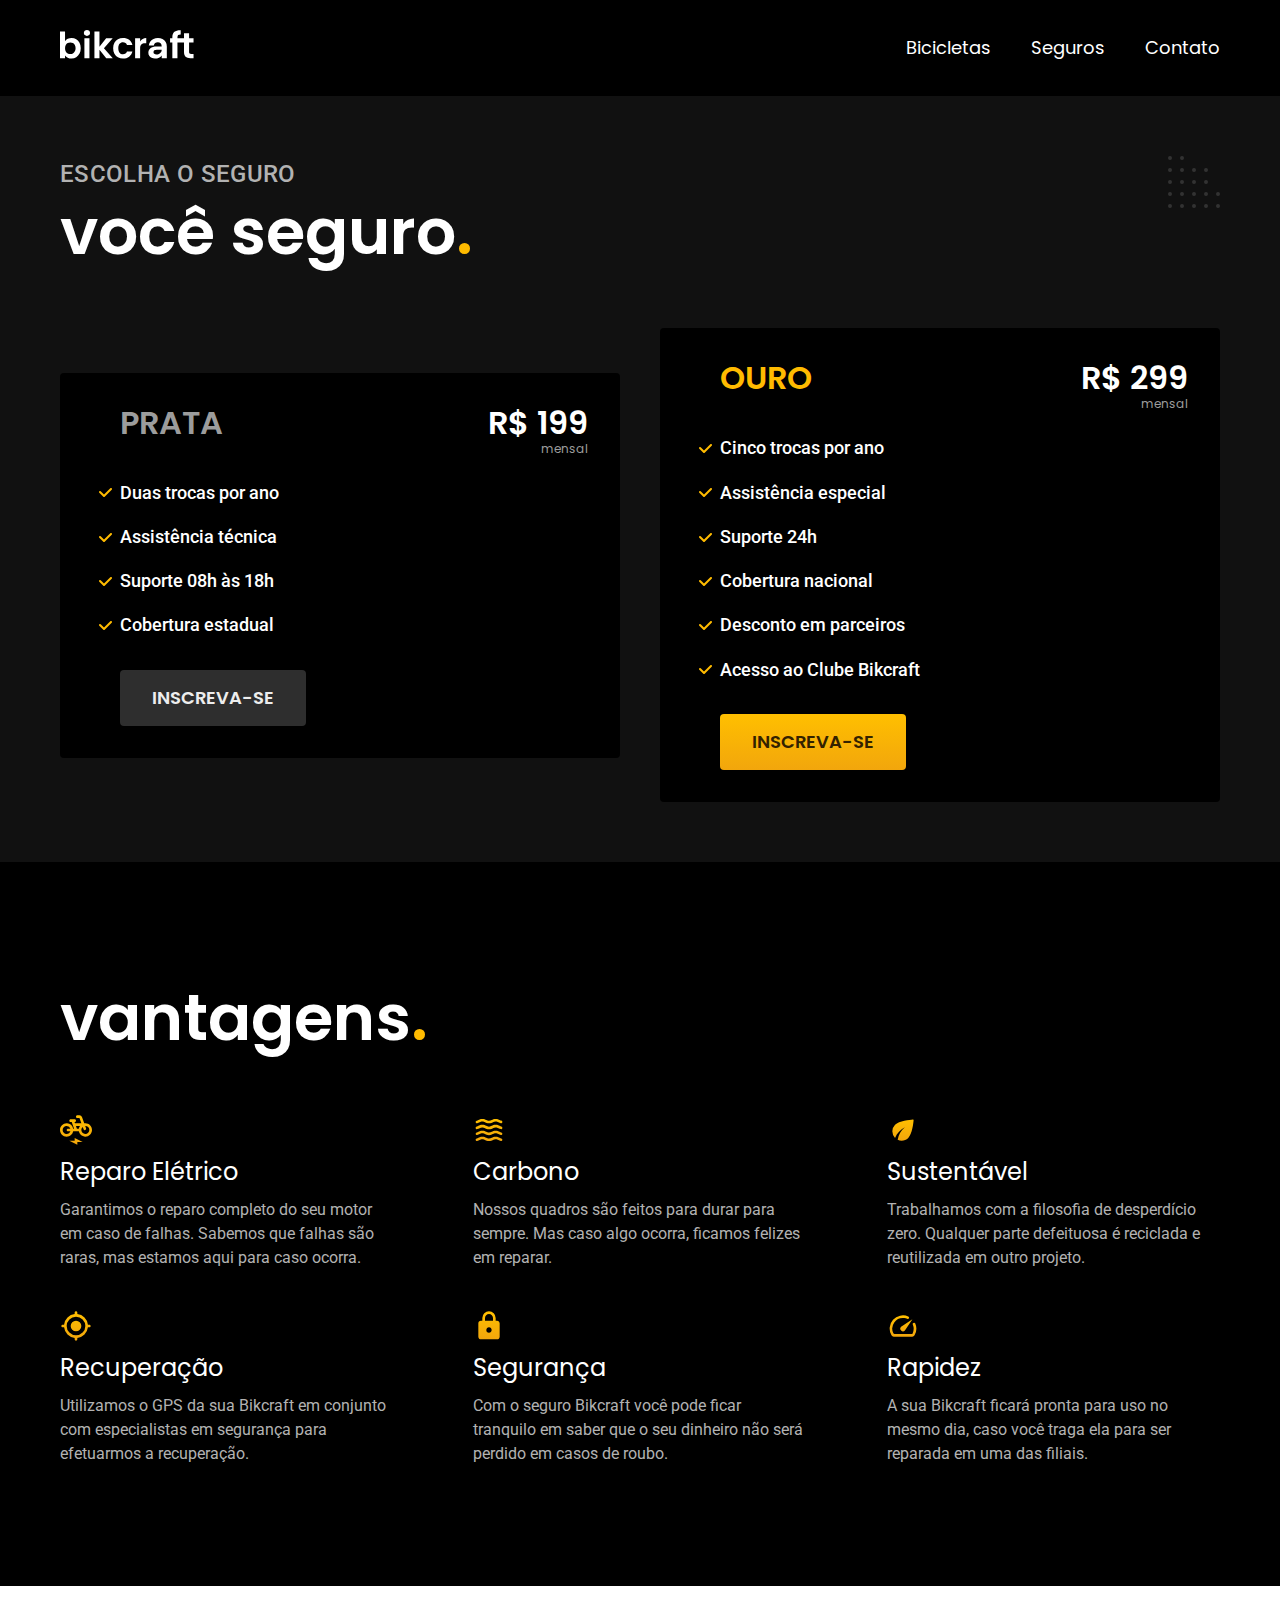
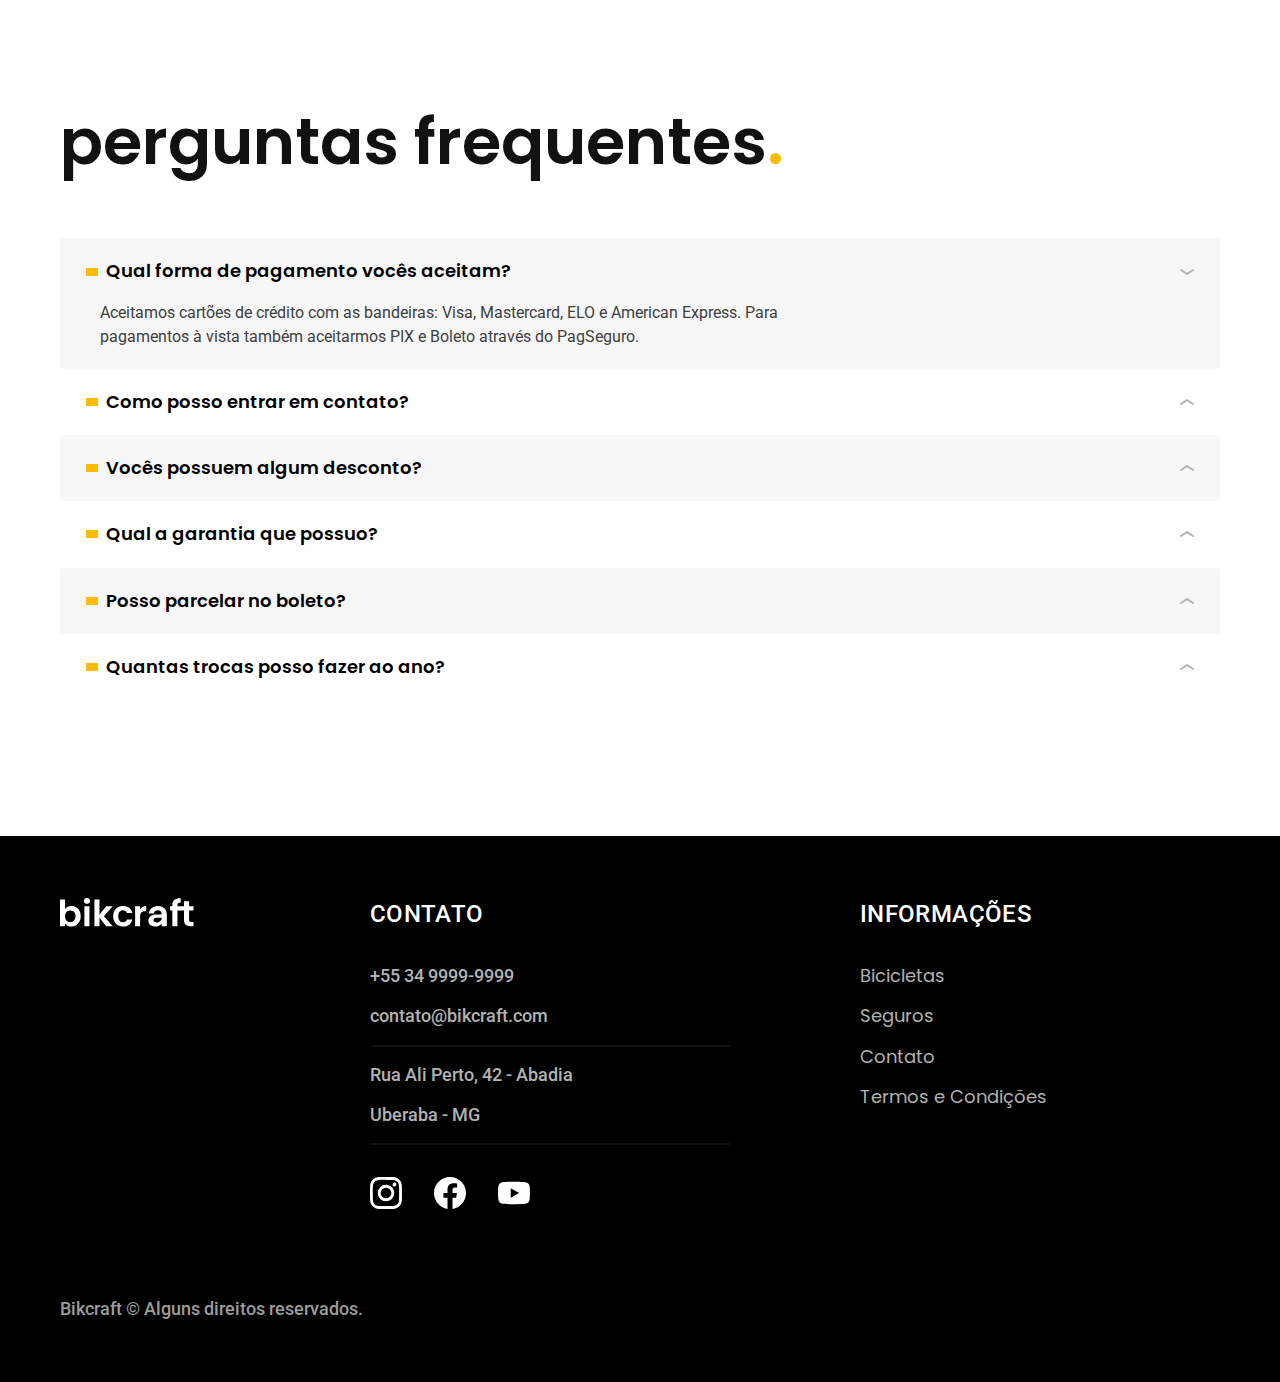
<file: seguros.html>
<!DOCTYPE html>
<html lang="pt-br">

<head>
  <meta charset="UTF-8">
  <meta name="viewport" content="width=device-width, initial-scale=1.0">
  <title>Seguros | Bikcraft</title>
  <meta name="description" content="Escolha o melhor seguro para a sua Bikcraft, temos o seguro prata e o seguro de ouro, pense com sabedoria sobre qual o mais indicado para a sua bicicleta elétrica.">
  <link rel="preload" href="css/style.css" as="style">
  <link rel="stylesheet" href="./css/style.css">
  <link rel="preconnect" href="https://fonts.googleapis.com">
  <link rel="preconnect" href="https://fonts.gstatic.com" crossorigin>
  <link rel="preconnect" href="https://fonts.googleapis.com">
  <link rel="preconnect" href="https://fonts.gstatic.com" crossorigin>
  <link href="https://fonts.googleapis.com/css2?family=Merriweather:ital,wght@1,900&display=swap" rel="stylesheet">
  <link href="https://fonts.googleapis.com/css2?family=Poppins:wght@400;600&family=Roboto:wght@400;500&display=swap" rel="stylesheet">
</head>

<body id="seguros">
  <header class="header-bg">
    <div class="header container">
      <a href="./">
        <img src="img/logo.svg" width="136" height="32" alt="Bikcraft">
      </a>
      
      <nav aria-label="primaria">
        <ul class="header-menu font-1-m cor-0">
          <li><a href="./bicicletas.html">Bicicletas</a></li>
          <li><a href="./seguros.html">Seguros</a></li>
          <li><a href="./contato.html">Contato</a></li>
        </ul>
      </nav>
    </div>
  </header>

  <main class="seguros-bg">
    <div class="titulo-bg">
      <div class="titulo container">
        <p class="font-2-l-b cor-5">Escolha o Seguro</p>
        <h1 class="font-1-xxl cor-0">você seguro<span class="cor-p1">.</span></h1>
      </div>
    </div>

    <div class="seguros container">
            <div class="seguros-item">
              <h3 class="font-1-xl cor-6">PRATA</h3>
              <span class="font-1-xl cor-0">R$ 199 <span class="font-1-xs cor-6">mensal</span></span>
              <ul class="font-2-m cor-0">
                <li>Duas trocas por ano</li>
                <li>Assistência técnica</li>
                <li>Suporte 08h às 18h</li>
                <li>Cobertura estadual</li>
              </ul>
              <a class="botao secundario" href="./orcamento.html?tipo=seguro&produto=prata">Inscreva-se</a>
            </div>

            <div class="seguros-item">
              <h3 class="font-1-xl cor-p1">OURO</h3>
              <span class="font-1-xl cor-0">R$ 299 <span class="font-1-xs cor-6">mensal</span></span>
              <ul class="font-2-m cor-0">
                <li>Cinco trocas por ano</li>
                <li>Assistência especial</li>
                <li>Suporte 24h</li>
                <li>Cobertura nacional</li>
                <li>Desconto em parceiros</li>
                <li>Acesso ao Clube Bikcraft</li>
              </ul>
              <a class="botao" href="./orcamento.html?tipo=seguro&produto=ouro">Inscreva-se</a>
            </div>
      </div>

  </main>

  <article class="vantagens-bg">
    <div class="vantagens container">
      <h2 class="font-1-xxl cor-0">vantagens<span class="cor-p1">.</span></h2>
      <ul>
        <li><img src="./img/icones/eletrica.svg" width="32" height="32" alt="">
        <h3 class="font-1-l cor-0">Reparo Elétrico</h3>
        <p class="font-2-s cor-5">Garantimos o reparo completo do seu motor em caso de falhas. Sabemos que falhas são raras, mas estamos aqui para caso ocorra.</p>
       </li>
       <li><img src="./img/icones/carbono.svg" width="32" height="32" alt="">
        <h3 class="font-1-l cor-0">Carbono</h3>
        <p class="font-2-s cor-5">Nossos quadros são feitos para durar para sempre. Mas caso algo ocorra, ficamos felizes em reparar.</p>
       </li>
       <li><img src="./img/icones/sustentavel.svg" width="32" height="32" alt="">
        <h3 class="font-1-l cor-0">Sustentável</h3>
        <p class="font-2-s cor-5">Trabalhamos com a filosofia de desperdício zero. Qualquer parte defeituosa é reciclada e reutilizada em outro projeto.</p>
       </li>
       <li><img src="./img/icones/rastreador.svg" width="32" height="32" alt="">
        <h3 class="font-1-l cor-0">Recuperação</h3>
        <p class="font-2-s cor-5">Utilizamos o GPS da sua Bikcraft em conjunto com especialistas em segurança para efetuarmos a recuperação.</p>
       </li>
       <li><img src="./img/icones/seguro.svg" width="32" height="32" alt="">
        <h3 class="font-1-l cor-0">Segurança</h3>
        <p class="font-2-s cor-5">Com o seguro Bikcraft você pode ficar tranquilo em saber que o seu dinheiro não será perdido em casos de roubo.</p>
       </li>
       <li><img src="./img/icones/velocidade.svg" width="32" height="32" alt="">
        <h3 class="font-1-l cor-0">Rapidez</h3>
        <p class="font-2-s cor-5">A sua Bikcraft ficará pronta para uso no mesmo dia, caso você traga ela para ser reparada em uma das filiais.</p>
       </li>
      </ul>
    </div>
  </article>

  <article class="perguntas container">
    <h2 class="font-1-xxl">perguntas frequentes<span class="cor-p1">.</span></h2>
    
    <dl>
      <div>
        <dt><button class="font-1-m-b" aria-controls="pergunta1" aria-expanded="true">Qual forma de pagamento vocês aceitam?</button></dt>
        <dd class="font-2-s cor-9 ativo" id="pergunta1">Aceitamos cartões de crédito com as bandeiras: Visa, Mastercard, ELO e American Express. Para pagamentos à vista também aceitarmos PIX e Boleto através do PagSeguro.</dd>
      </div>
      <div>
        <dt><button class="font-1-m-b" aria-controls="pergunta2" aria-expanded="false">Como posso entrar em contato?</button></dt>
        <dd class="font-2-s cor-9" id="pergunta2">Aceitamos cartões de crédito com as bandeiras: Visa, Mastercard, ELO e American Express. Para pagamentos à vista também aceitarmos PIX e Boleto através do PagSeguro.</dd>
      </div>
      <div>
        <dt><button class="font-1-m-b" aria-controls="pergunta3" aria-expanded="false">Vocês possuem algum desconto?</button></dt>
        <dd class="font-2-s cor-9" id="pergunta3">Aceitamos cartões de crédito com as bandeiras: Visa, Mastercard, ELO e American Express. Para pagamentos à vista também aceitarmos PIX e Boleto através do PagSeguro.</dd>
      </div>
      <div>
        <dt><button class="font-1-m-b" aria-controls="pergunta4" aria-expanded="false">Qual a garantia que possuo?</button></dt>
        <dd class="font-2-s cor-9" id="pergunta4">Aceitamos cartões de crédito com as bandeiras: Visa, Mastercard, ELO e American Express. Para pagamentos à vista também aceitarmos PIX e Boleto através do PagSeguro.</dd>
      </div>
      <div>
        <dt><button class="font-1-m-b" aria-controls="pergunta5" aria-expanded="false">Posso parcelar no boleto?</button></dt>
        <dd class="font-2-s cor-9" id="pergunta5">Aceitamos cartões de crédito com as bandeiras: Visa, Mastercard, ELO e American Express. Para pagamentos à vista também aceitarmos PIX e Boleto através do PagSeguro.</dd>
      </div>
      <div>
        <dt><button class="font-1-m-b" aria-controls="pergunta6" aria-expanded="false">Quantas trocas posso fazer ao ano?</button></dt>
        <dd class="font-2-s cor-9" id="pergunta6">Aceitamos cartões de crédito com as bandeiras: Visa, Mastercard, ELO e American Express. Para pagamentos à vista também aceitarmos PIX e Boleto através do PagSeguro.</dd>
      </div>
    </dl>
  </article>

  
  <footer class="footer-bg">
    <div class="footer container">
      <img src="img/logo.svg" width="136" height="32" alt="Bikcraft">
      <div class="footer-contato">
        <h3 class="font-2-l-b cor-0">Contato</h3>
        <ul class="cor-5 font-2-m">
          <li><a href="tel:+553499999999">+55 34 9999-9999</a></li>
          <li><a href="mailto:contato@bikcraft.com">contato@bikcraft.com</a></li>
          <li>Rua Ali Perto, 42 - Abadia</li>
          <li>Uberaba - MG</li>
        </ul>
        <div class="footer-redes">
          <a href="./">
            <img src="img/redes/instagram.svg" width="32" height="32" alt="Instagram">
          </a>
          <a href="./">
            <img src="img/redes/facebook.svg" width="32" height="32" alt="Facebook">
          </a>
          <a href="./">
            <img src="img/redes/youtube.svg" width="32" height="32" alt="Youtube">
          </a>
        </div>
      </div>
      <div class="footer-informacoes">
        <h3 class="font-2-l-b cor-0">Informações</h3>
        <nav>
          <ul class="font-1-m cor-5">
              <li><a href="./bicicletas.html">Bicicletas</a></li>
              <li><a href="./seguros.html">Seguros</a></li>
              <li><a href="./contato.html">Contato</a></li>
              <li><a href="./termos.html">Termos e Condições</a></li>
          </ul>
        </nav>
      </div>
      <p class="footer-copy font-2-m cor-6">Bikcraft © Alguns direitos reservados.</p>
    </div>
  </footer>
    <script src="js/script.js"></script>
</body>
</html>
</file>
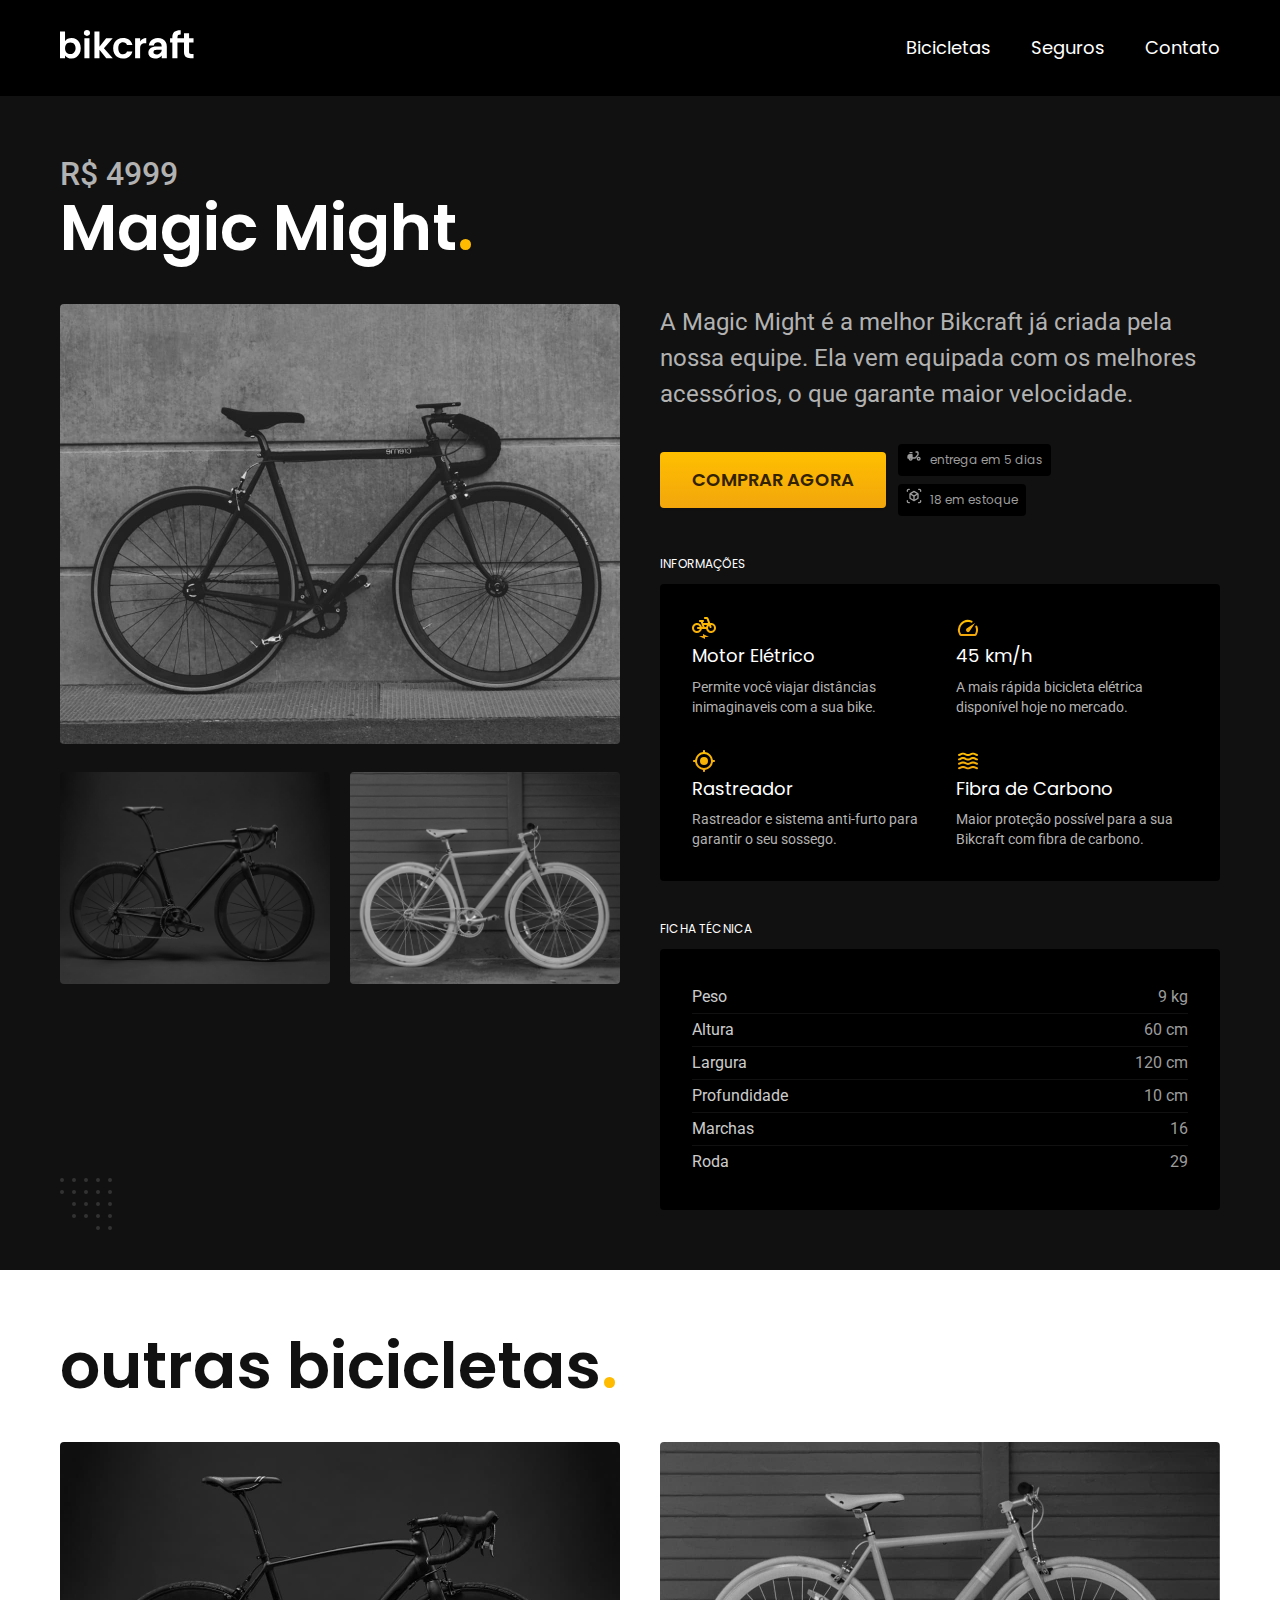
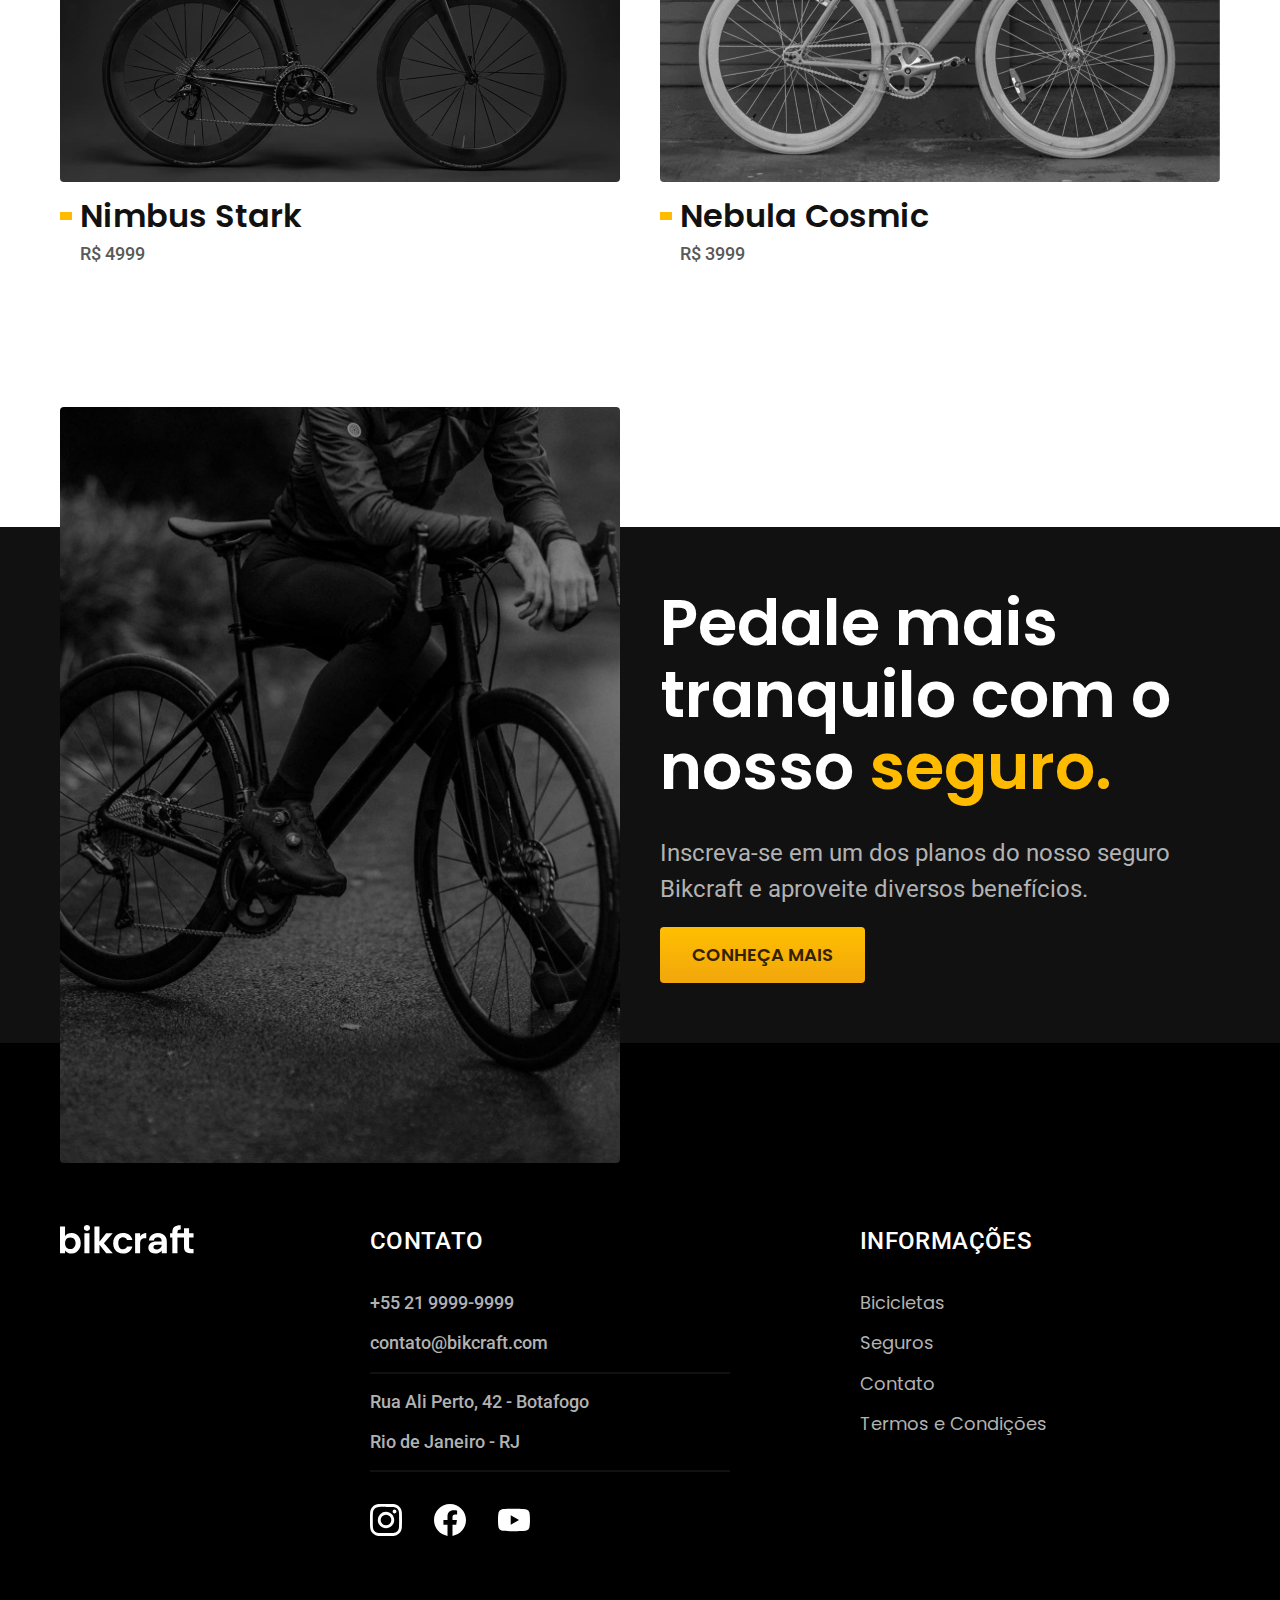
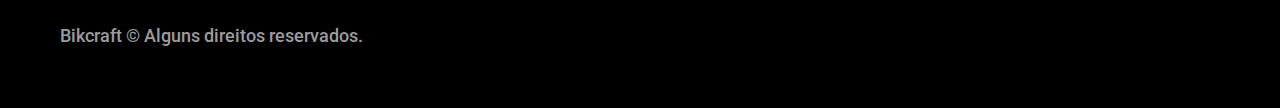
<file: bicicletas/magic.html>
<!DOCTYPE html>
<html lang="pt-br">

<head>
  <meta charset="UTF-8">
  <meta name="viewport" content="width=device-width, initial-scale=1.0">
  <title>Magic | Bikcraft</title>
  <meta name="description" content="Bicicletas elétricas de alta precisão e qualidade, feitas sob medida para o cliente. Explore o mundo na sua velocidade com a Bikcraft.">

  <link rel="icon" href="./favicon.svg" type="image/svg+xml">

  <link href="../css/style.min.css" rel="preload" as="style">
  <link href="../css/style.min.css" rel="stylesheet">

  <link rel="preconnect" href="https://fonts.googleapis.com">
  <link rel="preconnect" href="https://fonts.gstatic.com" crossorigin>
  <link href="https://fonts.googleapis.com/css2?family=Merriweather:ital,wght@1,900&family=Poppins:wght@500;600&family=Roboto:wght@400;500&display=swap" rel="stylesheet">
</head>

<body id="bicicleta">
  <header class="header-bg">
    <div class="header container">
      <a href="../">
        <img src="../img/logo.svg" alt="Bikcraft" width="136" height="32">
      </a>
      <nav aria-label="primaria">
        <ul class="header-menu font-1-m cor-0">
          <li><a href="../bicicletas.html">Bicicletas</a></li>
          <li><a href="../seguros.html">Seguros</a></li>
          <li><a href="../contato.html">Contato</a></li>
        </ul>
      </nav>
    </div>
  </header>

  <main class="bicicleta-bg">
    <div class="bicicleta container">
      <div class="bicicleta-titulo">
        <span class="font-2-xl cor-5">R$ 4999</span>
        <h1 class="font-1-xxl cor-0">Magic Might<span class="cor-p1">.</span></h1>
      </div>
      <div class="bicicleta-imagens">
        <img src="../img/bicicleta/nimbus2.jpg" alt="Bicicleta preta" width="560" height="440">
        <img src="../img/bicicleta/nimbus1.jpg" alt="Bicicleta preta" width="560" height="440">
        <img src="../img/bicicleta/nimbus3.jpg" alt="Bicicleta branca" width="560" height="440">
      </div>
      <div class="bicicleta-conteudo">
        <p class="font-2-l cor-5">A Magic Might é a melhor Bikcraft já criada pela nossa equipe. Ela vem equipada com os melhores acessórios, o que garante maior velocidade.</p>
        <div class="bicicleta-comprar">
          <a class="botao" href="../orcamento.html?tipo=bikcraft&produto=magic">Comprar Agora</a>
          <span class="font-1-xs cor-6"><img src="../img/icones/entrega.svg" alt=""> entrega em 5 dias</span>
          <span class="font-1-xs cor-6"><img src="../img/icones/estoque.svg" alt=""> 18 em estoque</span>
        </div>
        <h2 class="font-1-xs cor-0">Informações</h2>
        <ul class="bicicleta-informacoes">
          <li>
            <img src="../img/icones/eletrica.svg" alt="">
            <h3 class="font-1-m cor-0">Motor Elétrico</h3>
            <p class="font-2-xs cor-5">Permite você viajar distâncias inimaginaveis com a sua bike.</p>
          </li>
          <li>
            <img src="../img/icones/velocidade.svg" alt="">
            <h3 class="font-1-m cor-0">45 km/h</h3>
            <p class="font-2-xs cor-5">A mais rápida bicicleta elétrica disponível hoje no mercado.</p>
          </li>
          <li>
            <img src="../img/icones/rastreador.svg" alt="">
            <h3 class="font-1-m cor-0">Rastreador</h3>
            <p class="font-2-xs cor-5">Rastreador e sistema anti-furto para garantir o seu sossego.</p>
          </li>
          <li>
            <img src="../img/icones/carbono.svg" alt="">
            <h3 class="font-1-m cor-0">Fibra de Carbono</h3>
            <p class="font-2-xs cor-5">Maior proteção possível para a sua Bikcraft com fibra de carbono.</p>
          </li>
        </ul>
        <h2 class="font-1-xs cor-0">Ficha Técnica</h2>
        <ul class="bicicleta-ficha font-2-s cor-4">
          <li>Peso <span>9 kg</span></li>
          <li>Altura <span>60 cm</span></li>
          <li>Largura <span>120 cm</span></li>
          <li>Profundidade <span>10 cm</span></li>
          <li>Marchas <span>16</span></li>
          <li>Roda <span>29</span></li>
        </ul>
      </div>
    </div>
  </main>

  <article class="bicicletas-lista container">
    <h2 class="font-1-xxl">outras bicicletas<span class="cor-p1">.</span></h2>
    <ul>
      <li>
        <a href="./nimbus.html">
          <img src="../img/bicicletas/nimbus.jpg" alt="Bicicleta preta">
          <h3 class="font-1-xl">Nimbus Stark</h3>
          <span class="font-2-m cor-8">R$ 4999</span>
        </a>
      </li>
      <li>
        <a href="./nebula.html">
          <img src="../img/bicicletas/nebula.jpg" alt="Bicicleta branca">
          <h3 class="font-1-xl">Nebula Cosmic</h3>
          <span class="font-2-m cor-8">R$ 3999</span>
        </a>
      </li>
    </ul>
  </article>

  <article class="seguro-bg">
    <div class="seguro container">
      <div class="seguro-imagem">
        <img src="../img/fotos/seguros.jpg" alt="Pessoa parada em cima de uma bicicleta">
      </div>
      <div class="seguro-conteudo">
        <h2 class="font-1-xxl cor-0">Pedale mais tranquilo com o nosso <span class="cor-p1">seguro.</span></h2>
        <p class="font-2-l cor-5">Inscreva-se em um dos planos do nosso seguro Bikcraft e aproveite diversos benefícios.</p>
        <a class="botao" href="../seguros.html">Conheça Mais</a>
      </div>
    </div>
  </article>

  <footer class="footer-bg">
    <div class="footer container">
      <img src="../img/logo.svg" alt="Bikcraft">
      <div class="footer-contato">
        <h3 class="font-2-l-b cor-0">Contato</h3>
        <ul class="font-2-m cor-5">
          <li>+55 21 9999-9999</li>
          <li>contato@bikcraft.com</li>
          <li>Rua Ali Perto, 42 - Botafogo</li>
          <li>Rio de Janeiro - RJ</li>
        </ul>
        <div class="footer-redes">
          <a href="./"><img src="../img/redes/instagram.svg" alt="Instagram"></a>
          <a href="./"><img src="../img/redes/facebook.svg" alt="Facebook"></a>
          <a href="./"><img src="../img/redes/youtube.svg" alt="Youtube"></a>
        </div>
      </div>
      <div class="footer-informacoes">
        <h3 class="font-2-l-b cor-0">Informações</h3>
        <nav>
          <ul class="font-1-m cor-5">
            <li><a href="../bicicletas.html">Bicicletas</a></li>
            <li><a href="../seguros.html">Seguros</a></li>
            <li><a href="../contato.html">Contato</a></li>
            <li><a href="../termos.html">Termos e Condições</a></li>
          </ul>
        </nav>
      </div>
      <p class="font-2-m cor-6 footer-copy">Bikcraft © Alguns direitos reservados.</p>
    </div>
  </footer>

  <script src="../js/script.js"></script>
</body>

</html>
</file>
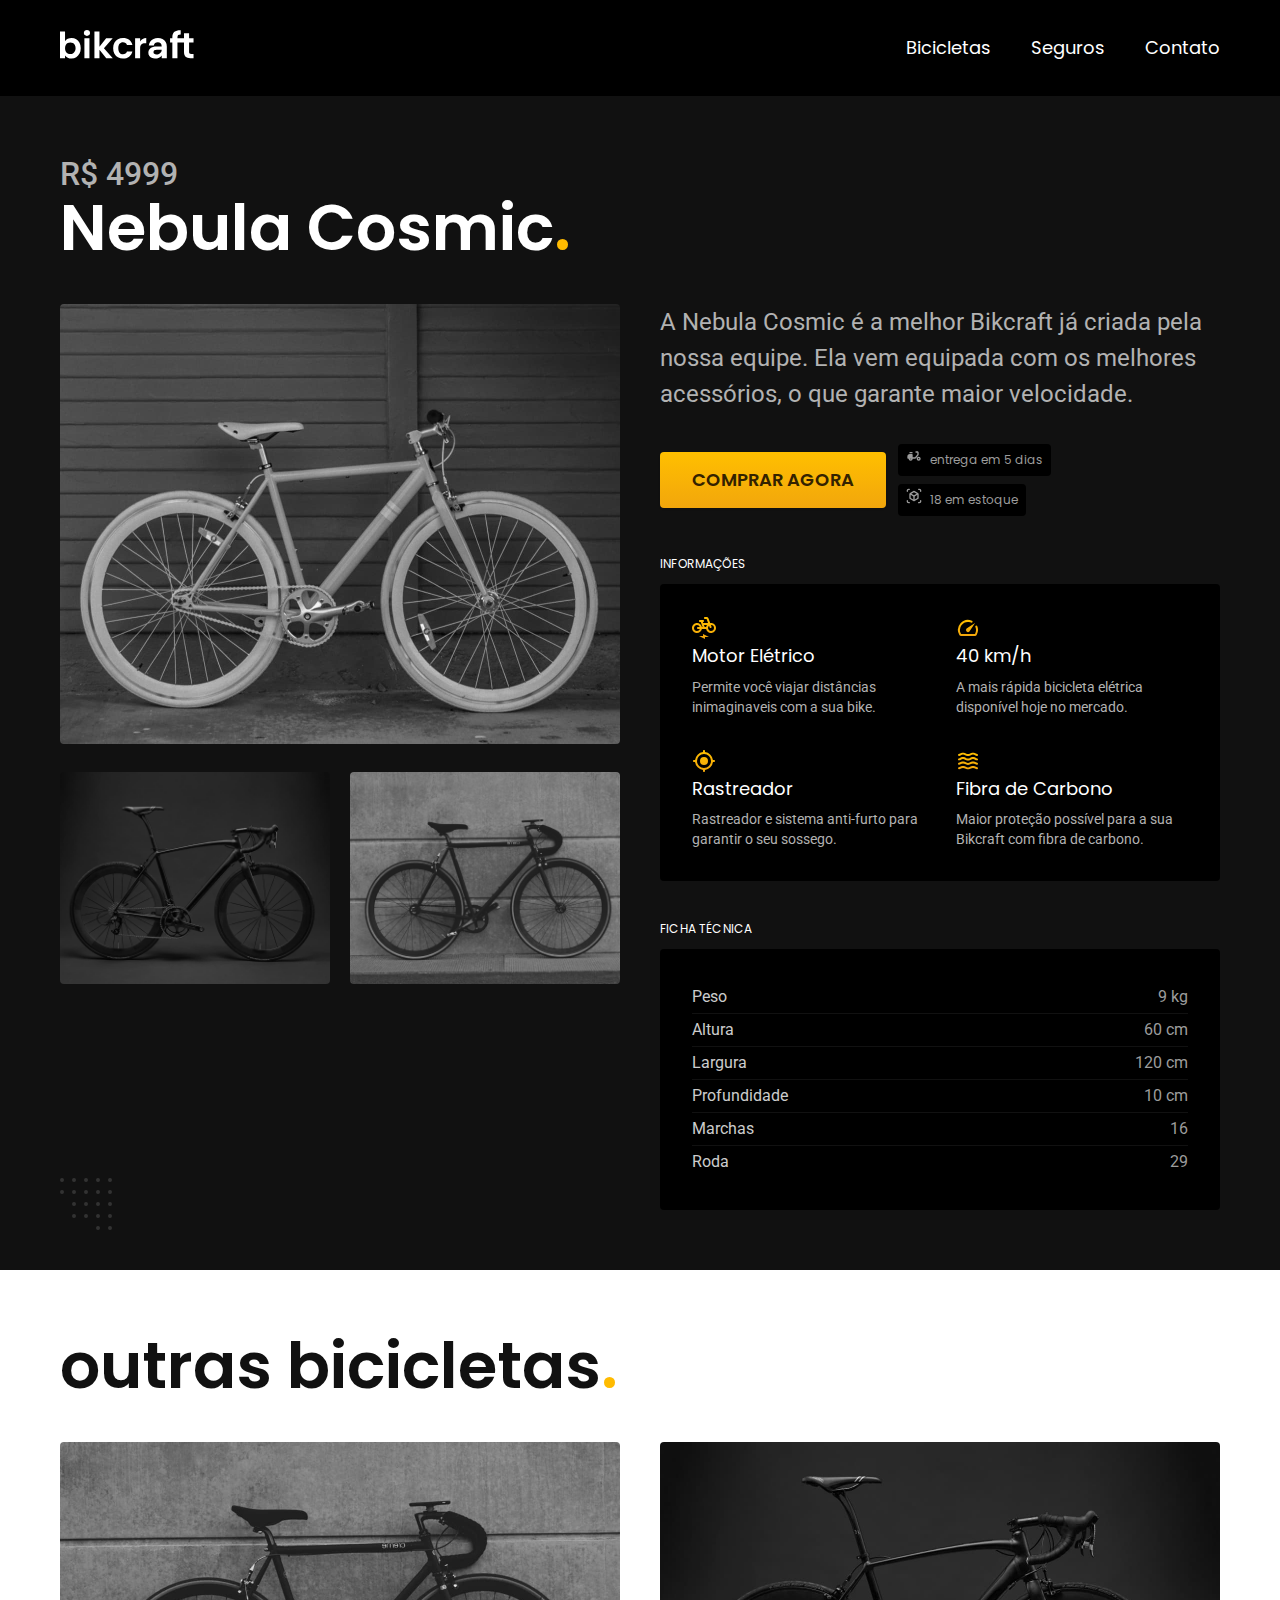
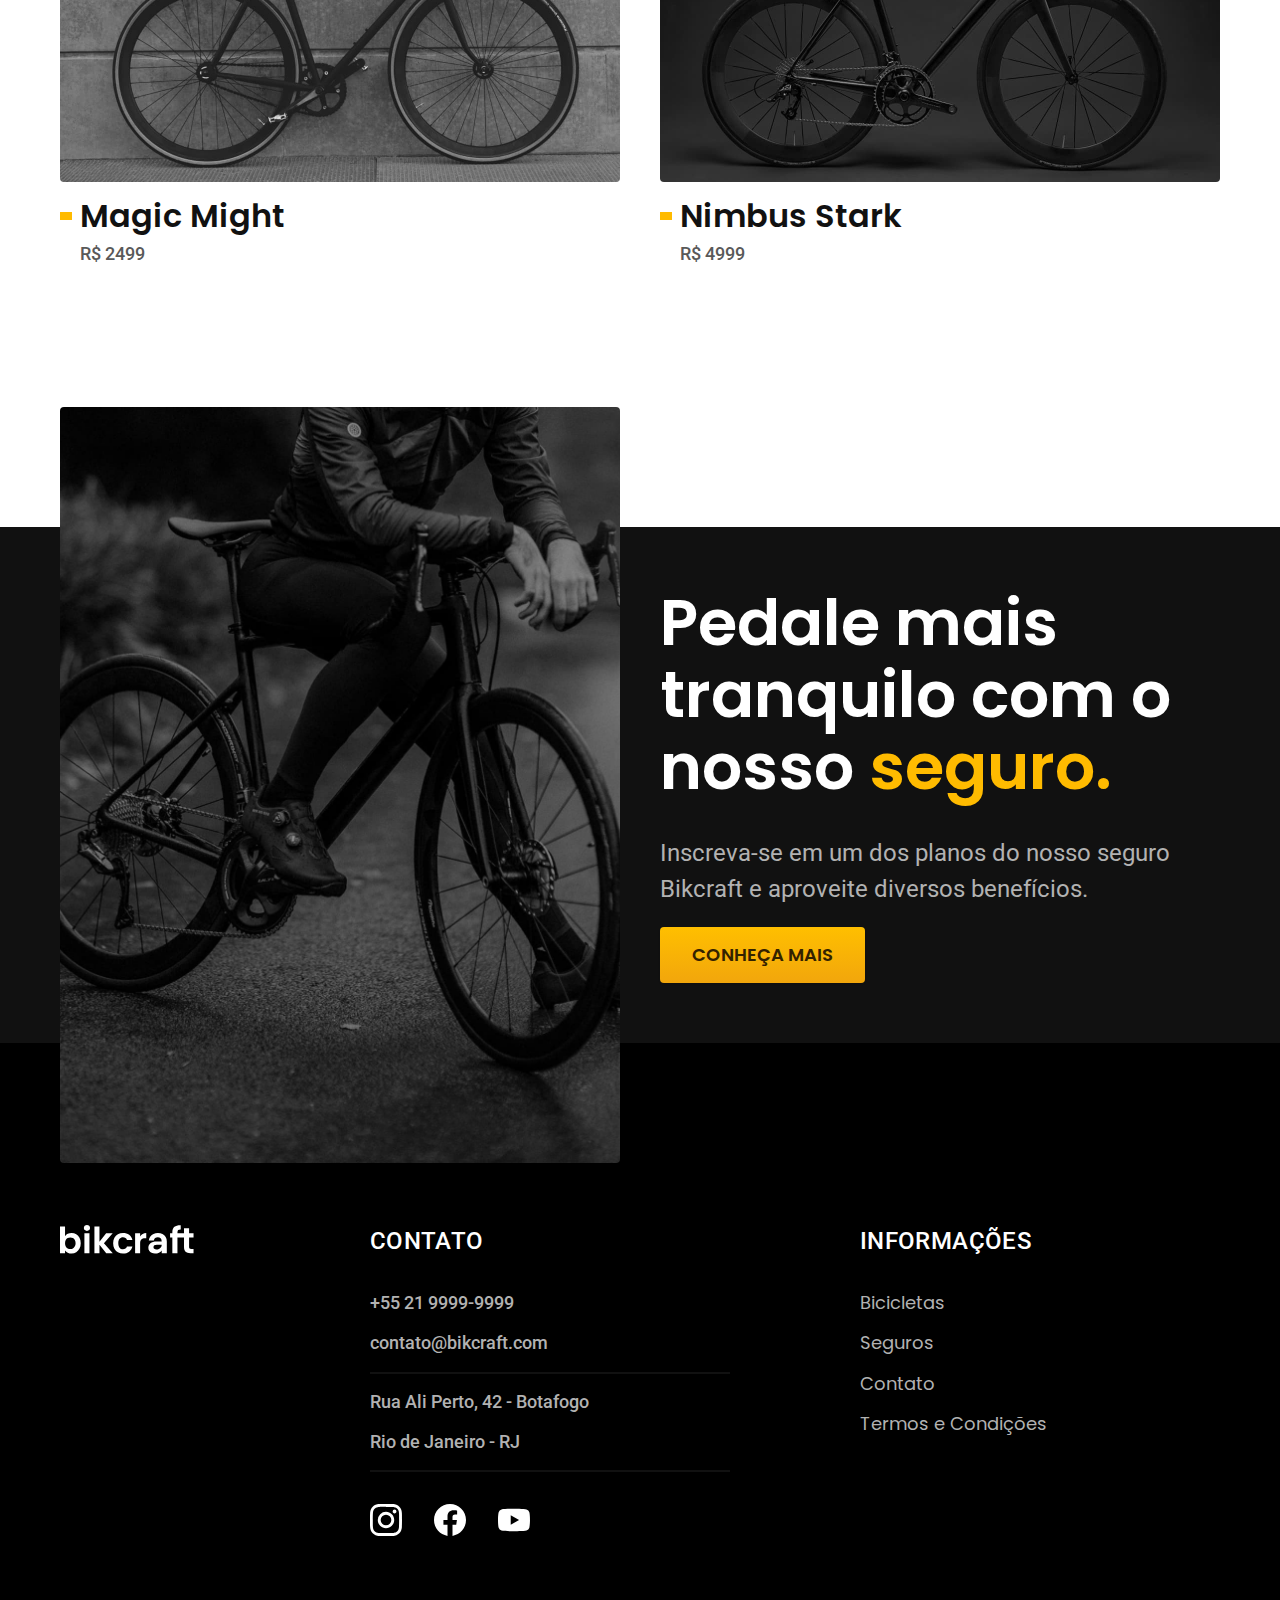
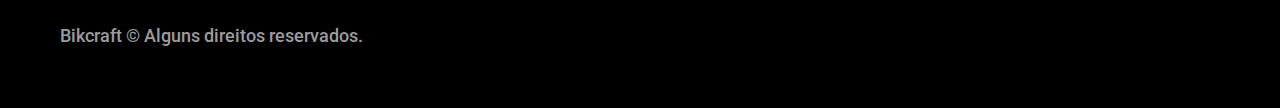
<file: bicicletas/nebula.html>
<!DOCTYPE html>
<html lang="pt-br">

<head>
  <meta charset="UTF-8">
  <meta name="viewport" content="width=device-width, initial-scale=1.0">
  <title>Nebula | Bikcraft</title>
  <meta name="description" content="Bicicletas elétricas de alta precisão e qualidade,  feitas sob medida para o cliente. Explore o mundo na sua velocidade com a Bikcraft.">

  <link rel="icon" href="./favicon.svg" type="image/svg+xml">

  <link href="../css/style.min.css" rel="preload" as="style">
  <link href="../css/style.min.css" rel="stylesheet">

  <link rel="preconnect" href="https://fonts.googleapis.com">
  <link rel="preconnect" href="https://fonts.gstatic.com" crossorigin>
  <link href="https://fonts.googleapis.com/css2?family=Merriweather:ital,wght@1,900&family=Poppins:wght@500;600&family=Roboto:wght@400;500&display=swap" rel="stylesheet">
</head>

<body id="bicicleta">
  <header class="header-bg">
    <div class="header container">
      <a href="../">
        <img src="../img/logo.svg" alt="Bikcraft" width="136" height="32">
      </a>
      <nav aria-label="primaria">
        <ul class="header-menu font-1-m cor-0">
          <li><a href="../bicicletas.html">Bicicletas</a></li>
          <li><a href="../seguros.html">Seguros</a></li>
          <li><a href="../contato.html">Contato</a></li>
        </ul>
      </nav>
    </div>
  </header>

  <main class="bicicleta-bg">
    <div class="bicicleta container">
      <div class="bicicleta-titulo">
        <span class="font-2-xl cor-5">R$ 4999</span>
        <h1 class="font-1-xxl cor-0">Nebula Cosmic<span class="cor-p1">.</span></h1>
      </div>
      <div class="bicicleta-imagens">
        <img src="../img/bicicleta/nimbus3.jpg" alt="Bicicleta branca" width="560" height="440">
        <img src="../img/bicicleta/nimbus1.jpg" alt="Bicicleta preta" width="1120" height="880">
        <img src="../img/bicicleta/nimbus2.jpg" alt="Bicicleta preta" width="560" height="440">
      </div>
      <div class="bicicleta-conteudo">
        <p class="font-2-l cor-5">A Nebula Cosmic é a melhor Bikcraft já criada pela nossa equipe. Ela vem equipada com os melhores acessórios, o que garante maior velocidade.</p>
        <div class="bicicleta-comprar">
          <a class="botao" href="../orcamento.html?tipo=bikcraft&produto=nebula">Comprar Agora</a>
          <span class="font-1-xs cor-6"><img src="../img/icones/entrega.svg" alt=""> entrega em 5 dias</span>
          <span class="font-1-xs cor-6"><img src="../img/icones/estoque.svg" alt=""> 18 em estoque</span>
        </div>
        <h2 class="font-1-xs cor-0">Informações</h2>
        <ul class="bicicleta-informacoes">
          <li>
            <img src="../img/icones/eletrica.svg" alt="">
            <h3 class="font-1-m cor-0">Motor Elétrico</h3>
            <p class="font-2-xs cor-5">Permite você viajar distâncias inimaginaveis com a sua bike.</p>
          </li>
          <li>
            <img src="../img/icones/velocidade.svg" alt="">
            <h3 class="font-1-m cor-0">40 km/h</h3>
            <p class="font-2-xs cor-5">A mais rápida bicicleta elétrica disponível hoje no mercado.</p>
          </li>
          <li>
            <img src="../img/icones/rastreador.svg" alt="">
            <h3 class="font-1-m cor-0">Rastreador</h3>
            <p class="font-2-xs cor-5">Rastreador e sistema anti-furto para garantir o seu sossego.</p>
          </li>
          <li>
            <img src="../img/icones/carbono.svg" alt="">
            <h3 class="font-1-m cor-0">Fibra de Carbono</h3>
            <p class="font-2-xs cor-5">Maior proteção possível para a sua Bikcraft com fibra de carbono.</p>
          </li>
        </ul>
        <h2 class="font-1-xs cor-0">Ficha Técnica</h2>
        <ul class="bicicleta-ficha font-2-s cor-4">
          <li>Peso <span>9 kg</span></li>
          <li>Altura <span>60 cm</span></li>
          <li>Largura <span>120 cm</span></li>
          <li>Profundidade <span>10 cm</span></li>
          <li>Marchas <span>16</span></li>
          <li>Roda <span>29</span></li>
        </ul>
      </div>
    </div>
  </main>

  <article class="bicicletas-lista container">
    <h2 class="font-1-xxl">outras bicicletas<span class="cor-p1">.</span></h2>

    <ul>
      <li>
        <a href="./magic.html">
          <img src="../img/bicicletas/magic.jpg" alt="Bicicleta preta">
          <h3 class="font-1-xl">Magic Might</h3>
          <span class="font-2-m cor-8">R$ 2499</span>
        </a>
      </li>
      <li>
        <a href="./nimbus.html">
          <img src="../img/bicicletas/nimbus.jpg" alt="Bicicleta preta">
          <h3 class="font-1-xl">Nimbus Stark</h3>
          <span class="font-2-m cor-8">R$ 4999</span>
        </a>
      </li>
    </ul>
  </article>

  <article class="seguro-bg">
    <div class="seguro container">
      <div class="seguro-imagem">
        <img src="../img/fotos/seguros.jpg" alt="Pessoa parada em cima de uma bicicleta">
      </div>
      <div class="seguro-conteudo">
        <h2 class="font-1-xxl cor-0">Pedale mais tranquilo com o nosso <span class="cor-p1">seguro.</span></h2>
        <p class="font-2-l cor-5">Inscreva-se em um dos planos do nosso seguro Bikcraft e aproveite diversos benefícios.</p>
        <a class="botao" href="../seguros.html">Conheça Mais</a>
      </div>
    </div>
  </article>

  <footer class="footer-bg">
    <div class="footer container">
      <img src="../img/logo.svg" alt="Bikcraft">
      <div class="footer-contato">
        <h3 class="font-2-l-b cor-0">Contato</h3>
        <ul class="font-2-m cor-5">
          <li>+55 21 9999-9999</li>
          <li>contato@bikcraft.com</li>
          <li>Rua Ali Perto, 42 - Botafogo</li>
          <li>Rio de Janeiro - RJ</li>
        </ul>
        <div class="footer-redes">
          <a href="./"><img src="../img/redes/instagram.svg" alt="Instagram"></a>
          <a href="./"><img src="../img/redes/facebook.svg" alt="Facebook"></a>
          <a href="./"><img src="../img/redes/youtube.svg" alt="Youtube"></a>
        </div>
      </div>
      <div class="footer-informacoes">
        <h3 class="font-2-l-b cor-0">Informações</h3>
        <nav>
          <ul class="font-1-m cor-5">
            <li><a href="../bicicletas.html">Bicicletas</a></li>
            <li><a href="../seguros.html">Seguros</a></li>
            <li><a href="../contato.html">Contato</a></li>
            <li><a href="../termos.html">Termos e Condições</a></li>
          </ul>
        </nav>
      </div>
      <p class="font-2-m cor-6 footer-copy">Bikcraft © Alguns direitos reservados.</p>
    </div>
  </footer>

  <script src="../js/script.js"></script>
</body>

</html>
</file>
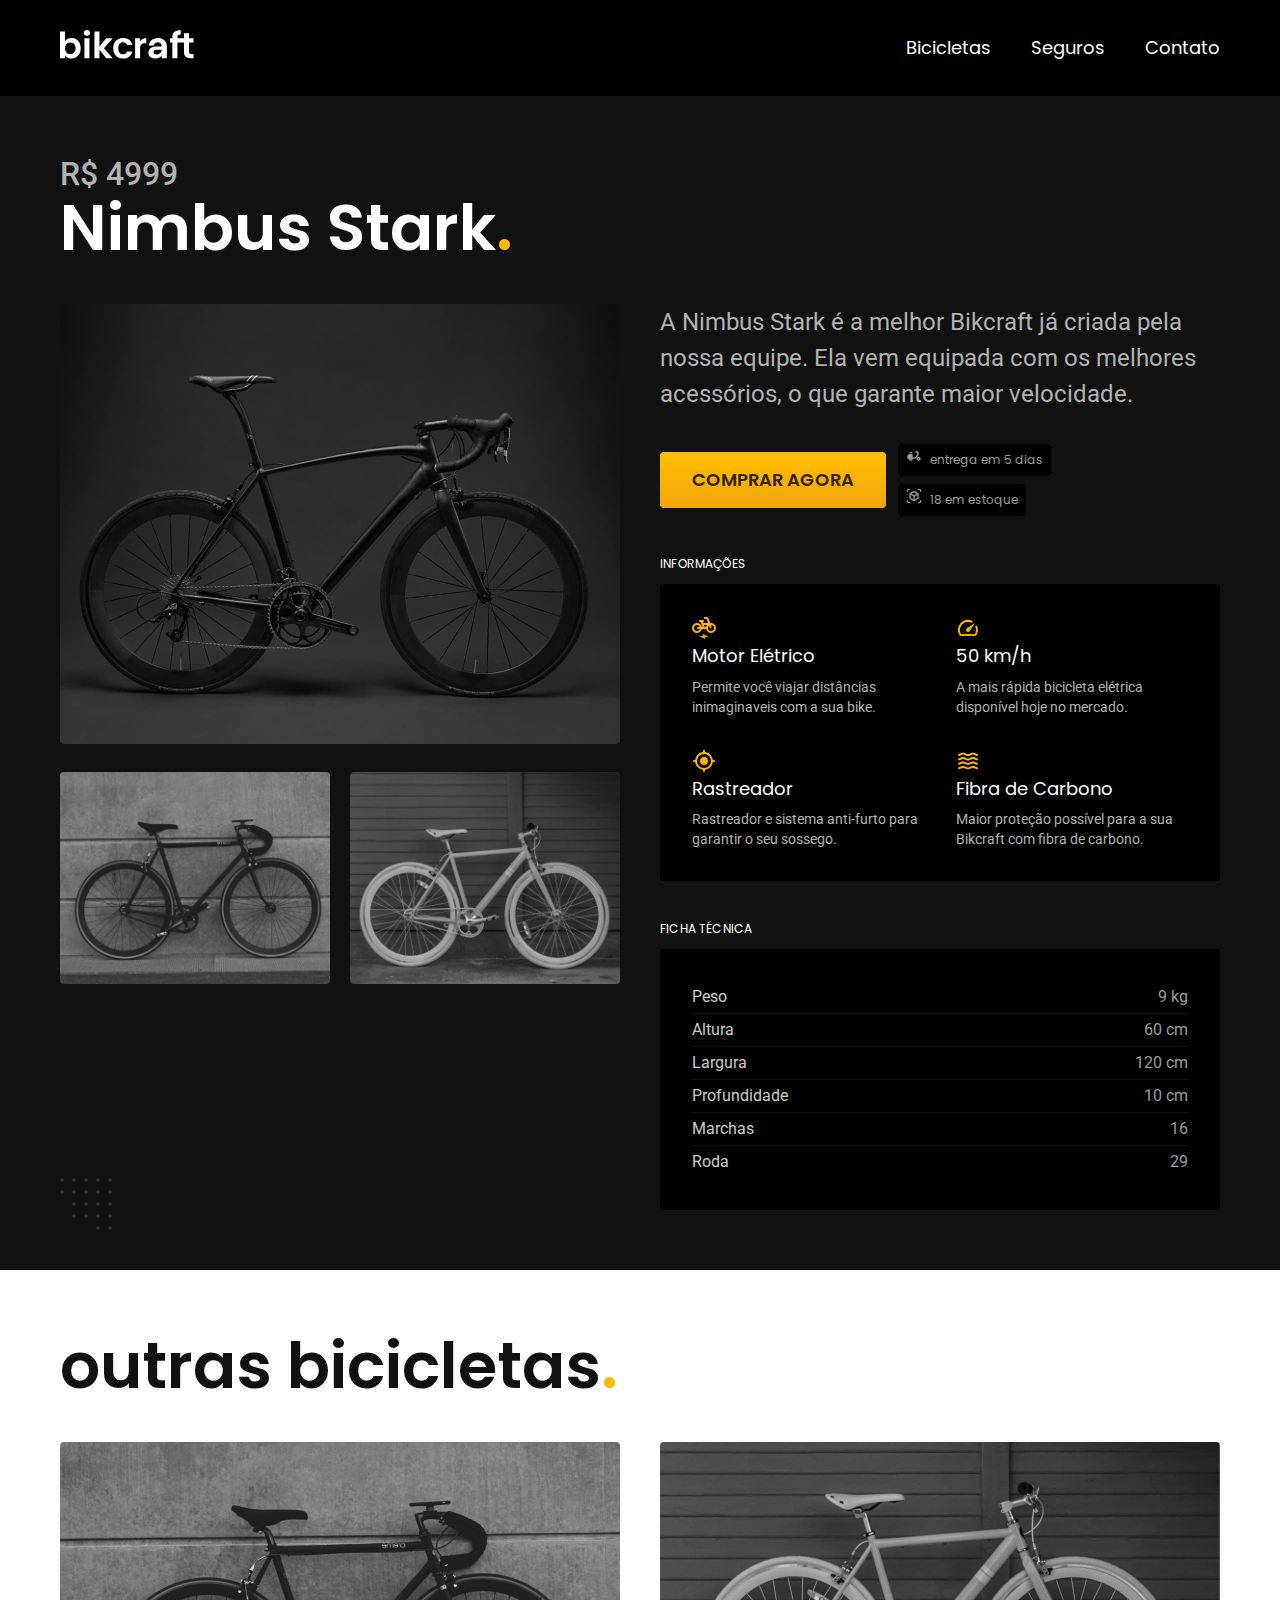
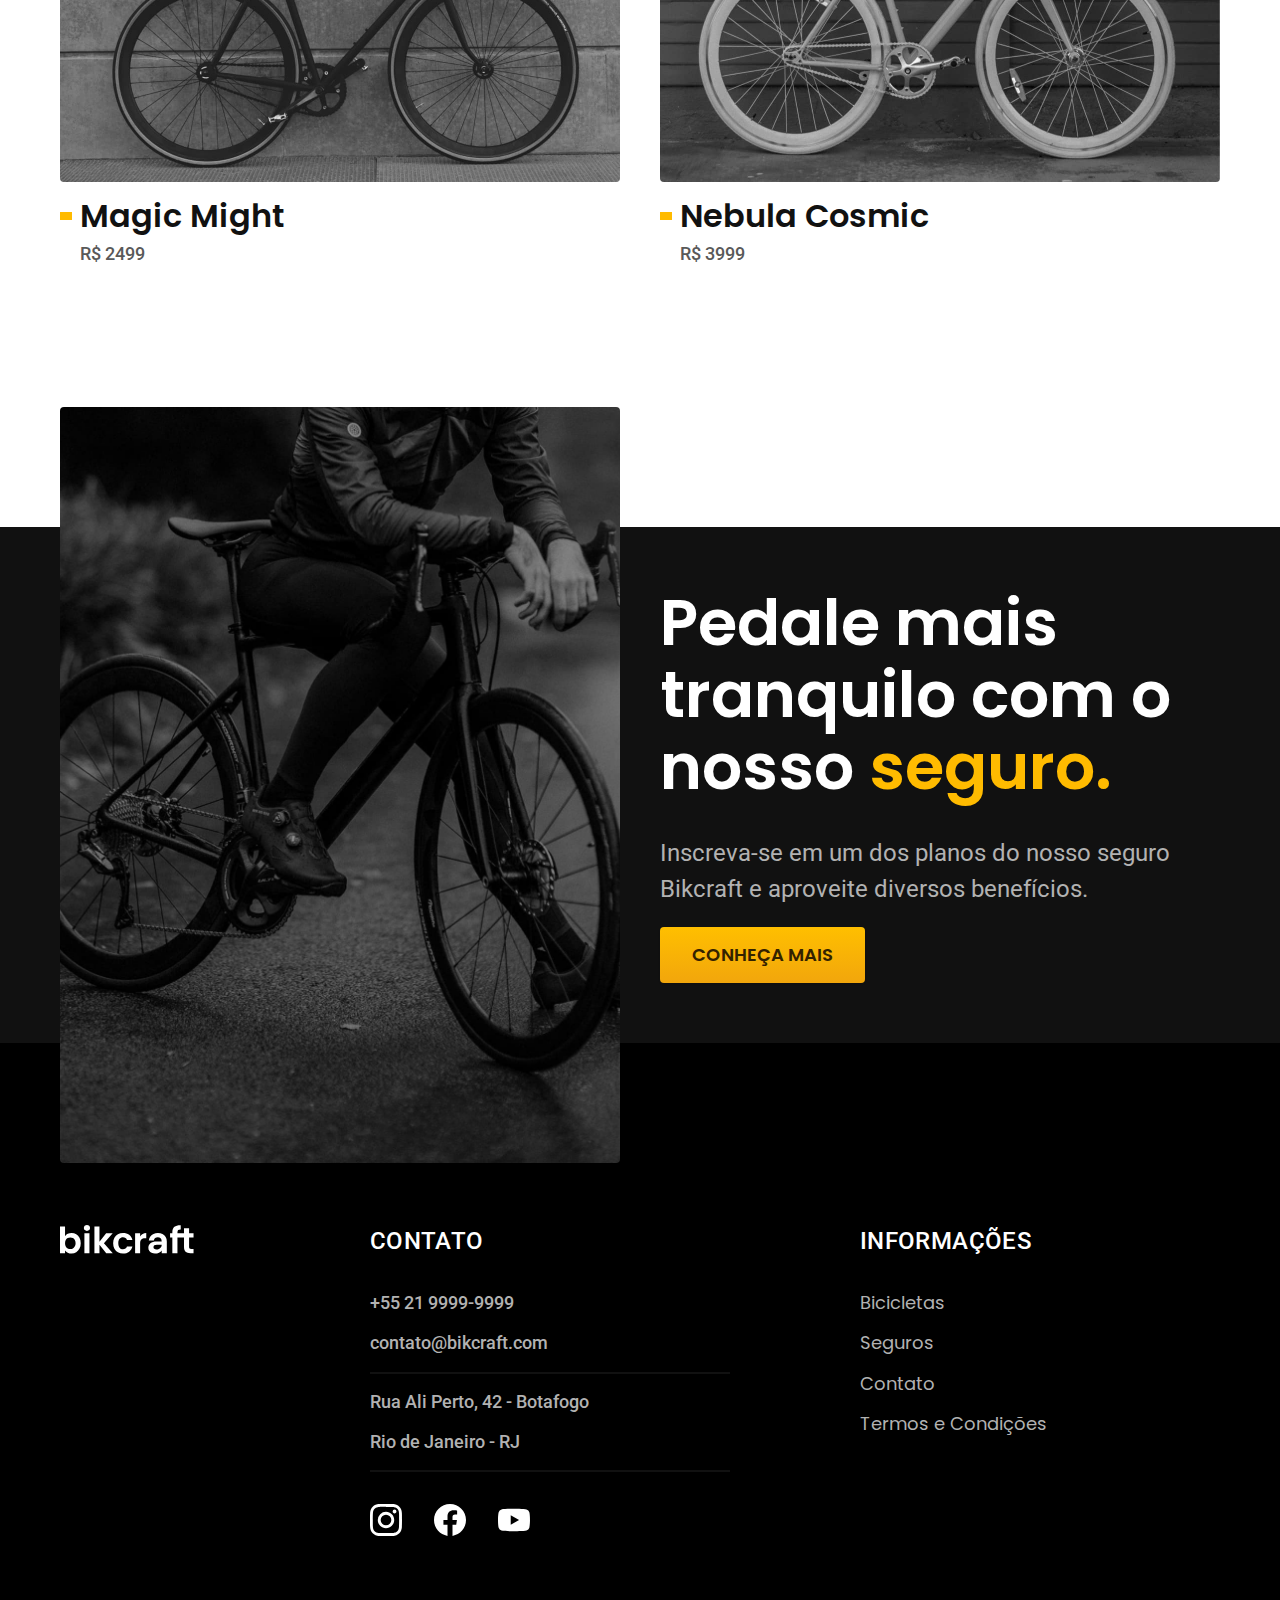
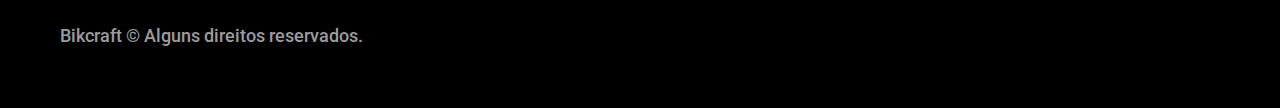
<file: bicicletas/nimbus.html>
<!DOCTYPE html>
<html lang="pt-br">

<head>
  <meta charset="UTF-8">
  <meta name="viewport" content="width=device-width, initial-scale=1.0">
  <title>Nimbus | Bikcraft</title>
  <meta name="description" content="Bicicletas elétricas de alta precisão e qualidade,  feitas sob medida para o cliente. Explore o mundo na sua velocidade com a Bikcraft.">

  <link rel="icon" href="./favicon.svg" type="image/svg+xml">

  <link href="../css/style.min.css" rel="preload" as="style">
  <link href="../css/style.min.css" rel="stylesheet">

  <link rel="preconnect" href="https://fonts.googleapis.com">
  <link rel="preconnect" href="https://fonts.gstatic.com" crossorigin>
  <link href="https://fonts.googleapis.com/css2?family=Merriweather:ital,wght@1,900&family=Poppins:wght@500;600&family=Roboto:wght@400;500&display=swap" rel="stylesheet">
</head>

<body id="bicicleta">
  <header class="header-bg">
    <div class="header container">
      <a href="../">
        <img src="../img/logo.svg" alt="Bikcraft" width="136" height="32">
      </a>
      <nav aria-label="primaria">
        <ul class="header-menu font-1-m cor-0">
          <li><a href="../bicicletas.html">Bicicletas</a></li>
          <li><a href="../seguros.html">Seguros</a></li>
          <li><a href="../contato.html">Contato</a></li>
        </ul>
      </nav>
    </div>
  </header>

  <main class="bicicleta-bg">
    <div class="bicicleta container">
      <div class="bicicleta-titulo">
        <span class="font-2-xl cor-5">R$ 4999</span>
        <h1 class="font-1-xxl cor-0">Nimbus Stark<span class="cor-p1">.</span></h1>
      </div>
      <div class="bicicleta-imagens">
        <img src="../img/bicicleta/nimbus1.jpg" alt="Bicicleta preta" width="560" height="440">
        <img src="../img/bicicleta/nimbus2.jpg" alt="Bicicleta branca" width="560" height="440">
        <img src="../img/bicicleta/nimbus3.jpg" alt="Bicicleta preta" width="560" height="440">
      </div>
      <div class="bicicleta-conteudo">
        <p class="font-2-l cor-5">A Nimbus Stark é a melhor Bikcraft já criada pela nossa equipe. Ela vem equipada com os melhores acessórios, o que garante maior velocidade.</p>
        <div class="bicicleta-comprar">
          <a class="botao" href="../orcamento.html?tipo=bikcraft&produto=nimbus">Comprar Agora</a>
          <span class="font-1-xs cor-6"><img src="../img/icones/entrega.svg" alt=""> entrega em 5 dias</span>
          <span class="font-1-xs cor-6"><img src="../img/icones/estoque.svg" alt=""> 18 em estoque</span>
        </div>
        <h2 class="font-1-xs cor-0">Informações</h2>
        <ul class="bicicleta-informacoes">
          <li>
            <img src="../img/icones/eletrica.svg" alt="">
            <h3 class="font-1-m cor-0">Motor Elétrico</h3>
            <p class="font-2-xs cor-5">Permite você viajar distâncias inimaginaveis com a sua bike.</p>
          </li>
          <li>
            <img src="../img/icones/velocidade.svg" alt="">
            <h3 class="font-1-m cor-0">50 km/h</h3>
            <p class="font-2-xs cor-5">A mais rápida bicicleta elétrica disponível hoje no mercado.</p>
          </li>
          <li>
            <img src="../img/icones/rastreador.svg" alt="">
            <h3 class="font-1-m cor-0">Rastreador</h3>
            <p class="font-2-xs cor-5">Rastreador e sistema anti-furto para garantir o seu sossego.</p>
          </li>
          <li>
            <img src="../img/icones/carbono.svg" alt="">
            <h3 class="font-1-m cor-0">Fibra de Carbono</h3>
            <p class="font-2-xs cor-5">Maior proteção possível para a sua Bikcraft com fibra de carbono.</p>
          </li>
        </ul>
        <h2 class="font-1-xs cor-0">Ficha Técnica</h2>
        <ul class="bicicleta-ficha font-2-s cor-4">
          <li>Peso <span>9 kg</span></li>
          <li>Altura <span>60 cm</span></li>
          <li>Largura <span>120 cm</span></li>
          <li>Profundidade <span>10 cm</span></li>
          <li>Marchas <span>16</span></li>
          <li>Roda <span>29</span></li>
        </ul>
      </div>
    </div>
  </main>

  <article class="bicicletas-lista container">
    <h2 class="font-1-xxl">outras bicicletas<span class="cor-p1">.</span></h2>
    <ul>
      <li>
        <a href="./magic.html">
          <img src="../img/bicicletas/magic.jpg" alt="Bicicleta preta">
          <h3 class="font-1-xl">Magic Might</h3>
          <span class="font-2-m cor-8">R$ 2499</span>
        </a>
      </li>
      <li>
        <a href="./nebula.html">
          <img src="../img/bicicletas/nebula.jpg" alt="Bicicleta branca">
          <h3 class="font-1-xl">Nebula Cosmic</h3>
          <span class="font-2-m cor-8">R$ 3999</span>
        </a>
      </li>
    </ul>
  </article>

  <article class="seguro-bg">
    <div class="seguro container">
      <div class="seguro-imagem">
        <img src="../img/fotos/seguros.jpg" alt="Pessoa parada em cima de uma bicicleta">
      </div>
      <div class="seguro-conteudo">
        <h2 class="font-1-xxl cor-0">Pedale mais tranquilo com o nosso <span class="cor-p1">seguro.</span></h2>
        <p class="font-2-l cor-5">Inscreva-se em um dos planos do nosso seguro Bikcraft e aproveite diversos benefícios.</p>
        <a class="botao" href="../seguros.html">Conheça Mais</a>
      </div>
    </div>
  </article>

  <footer class="footer-bg">
    <div class="footer container">
      <img src="../img/logo.svg" alt="Bikcraft">
      <div class="footer-contato">
        <h3 class="font-2-l-b cor-0">Contato</h3>
        <ul class="font-2-m cor-5">
          <li>+55 21 9999-9999</li>
          <li>contato@bikcraft.com</li>
          <li>Rua Ali Perto, 42 - Botafogo</li>
          <li>Rio de Janeiro - RJ</li>
        </ul>
        <div class="footer-redes">
          <a href="./"><img src="../img/redes/instagram.svg" alt="Instagram"></a>
          <a href="./"><img src="../img/redes/facebook.svg" alt="Facebook"></a>
          <a href="./"><img src="../img/redes/youtube.svg" alt="Youtube"></a>
        </div>
      </div>
      <div class="footer-informacoes">
        <h3 class="font-2-l-b cor-0">Informações</h3>
        <nav>
          <ul class="font-1-m cor-5">
            <li><a href="../bicicletas.html">Bicicletas</a></li>
            <li><a href="../seguros.html">Seguros</a></li>
            <li><a href="../contato.html">Contato</a></li>
            <li><a href="../termos.html">Termos e Condições</a></li>
          </ul>
        </nav>
      </div>
      <p class="font-2-m cor-6 footer-copy">Bikcraft © Alguns direitos reservados.</p>
    </div>
  </footer>

  <script src="../js/script.js"></script>
</body>

</html>
</file>
<file: css/style.css>
@import "./global/global.css";

@import "./utilidades/tipografia.css";
@import "./utilidades/cores.css";
@import "./utilidades/componentes.css";
@import "./utilidades/formulario.css";
@import "./utilidades/animacao.css";

@import "./global/header.css";
@import "./global/footer.css";

@import "./home/introducao.css";
@import "./home/tecnologia.css";
@import "./home/parceiros.css";
@import "./home/depoimento.css";

@import "./seguros/seguros.css";
@import "./seguros/vantagens.css";
@import "./seguros/perguntas.css";

@import "./bicicletas/bicicletas.css";
@import "./bicicletas/bicicletas-lista.css";

@import "./bicicleta/bicicleta.css";
@import "./bicicleta/seguro.css";

@import "./contato/contato.css";
@import "./contato/lojas.css";

@import "./orcamento/orcamento.css";

@import "./termos/termos.css";
</file>
<file: css/style.min.css>
body{margin:0;font-family:Arial,Helvetica,sans-serif;color:#111}ul{padding:0;list-style:none}blockquote,dd,h1,h2,h3,h4,p,ul{margin:0}img{max-width:100%;height:auto;display:block}img[src$=".jpg"]{border-radius:4px}a{text-decoration:none;color:inherit}.font-1-xs{font:400 0.75rem/1.35 Poppins,sans-serif}.font-2-xs{font:400 0.875rem/1.43 Roboto,sans-serif}.font-1-s{font:400 1rem/1.5 Poppins,sans-serif}.font-2-s{font:400 1rem/1.5 Roboto,sans-serif}.font-1-m,.font-1-m-b{font:400 1.125rem/1.35 Poppins,sans-serif}.font-1-m-b{font-weight:600}.font-2-m{font:500 1.125rem/1.35 Roboto,sans-serif}.font-1-l{font:400 1.5rem/1.5 Poppins,sans-serif}.font-2-l,.font-2-l-b{font:400 1.5rem/1.5 Roboto,sans-serif}.font-2-l-b{font-weight:500;letter-spacing:.015em;text-transform:uppercase}.font-1-xl{font:600 2rem/1.125 Poppins,sans-serif}.font-2-xl{font:500 2rem/1.125 Roboto,sans-serif}.font-1-xxl{font:600 4rem/1.125 Poppins,sans-serif}@media (max-width:1200px){.font-1-xxl{font-size:3rem}.font-2-l,.font-2-l-b{font-size:1.125rem}}@media (max-width:800px){.font-1-xxl{font-size:2rem}.font-1-xl,.font-2-xl{font-size:1.5rem}}:root{--cor-0:#fff;--cor-1:#f7f7f7;--cor-2:#ededed;--cor-3:#dedede;--cor-4:#ccc;--cor-5:#b2b2b2;--cor-6:#9c9c9c;--cor-7:#717171;--cor-8:#595959;--cor-9:#404040;--cor-10:#2e2e2e;--cor-11:#111;--cor-12:#000;--cor-p1:#fb0;--cor-p2:#e4a30b;--cor-p3:#a66f00;--cor-p4:#640;--cor-p5:#320}.cor-0{color:#fff}.cor-1{color:#f7f7f7}.cor-2{color:#ededed}.cor-3{color:#dedede}.cor-4{color:#ccc}.cor-5{color:#b2b2b2}.cor-6{color:#9c9c9c}.cor-7{color:#717171}.cor-8{color:#595959}.cor-9{color:#404040}.cor-10{color:#2e2e2e}.cor-11{color:#111}.cor-12{color:#000}.cor-p1{color:var(--cor-p1)}.cor-p2{color:var(--cor-p2)}.cor-p3{color:var(--cor-p3)}.cor-p4{color:var(--cor-p4)}.cor-p5{color:var(--cor-p5)}.container{max-width:1200px;padding-left:20px;padding-right:20px;box-sizing:border-box;margin-left:auto;margin-right:auto}.botao{display:inline-block;background:linear-gradient(#ffbf00,#f2a60c);border-radius:4px;padding:16px 32px;text-transform:uppercase;color:var(--cor-p5);box-shadow:0 1px 2px rgba(0,0,0,.1);font:600 1.125rem/1.35 Poppins,sans-serif;max-width:max-content;border:none;cursor:pointer}.botao:hover{background:linear-gradient(#ffb60d,#e59317)}.botao.secundario{background:var(--cor-10);color:var(--cor-2)}.botao.secundario:hover{background:var(--cor-9)}.botao.seta{display:flex;align-items:center}.botao.seta::after{content:'';display:inline-block;width:18px;height:10px;margin-left:12px;background:url(../../img/icones/seta.svg);transition:transform 2s}.botao.seta:hover::after{transform:translateX(4px)}@media (max-width:600px){.botao{padding:12px 16px;font-size:1rem}}.link{display:inline-block;color:var(--cor-p1);font:500 1.5rem/1.5 Poppins,sans-serif;text-transform:uppercase}.link::after{content:'';display:block;width:100%;height:4px;background-color:currentColor}.link:hover{color:var(--cor-0)}.titulo-bg{background-color:var(--cor-11);padding-top:60px;padding-bottom:60px}.titulo{background:url(../../img/dec/top-right.svg) no-repeat top right 20px}.titulo p{margin-bottom:4px}@media (max-width:800px){.titulo{padding-bottom:40px;padding-top:40px}.titulo p{font-size:1rem;text-transform:lowercase;font-weight:400}}.form{display:grid;grid-template-columns:1fr 1fr;gap:20px}.form label{display:block;font:400 1rem/1.5 Poppins,sans-serif;margin-bottom:4px}.col-2{grid-column:span 2}.form input[type=email],.form input[type=text],.form textarea{font:400 1rem/1.5 Roboto,sans-serif;background:var(--cor-1);border:1px solid var(--cor-2);padding:12px;border-radius:4px;width:100%;box-sizing:border-box}.form input[type=email]:focus,.form input[type=text]:focus,.form textarea:focus{outline:0;border-color:var(--cor-p1);background:var(--cor-0);box-shadow:0 0 0 2px #fea}@media (max-width:600px){.form{grid-template-columns:1fr}.form .col-2{grid-column:1}}.js .fadeInDown{transform:translate3d(0,-20px,0)}.js .fadeInUp{transform:translate3d(0,20px,0)}.js .fadeInRight{transform:translate3d(20px,0,0)}.js .fadeInLeft{transform:translate3d(-20px,0,0)}.js [data-anime]{opacity:0}.js .anime{opacity:1;transform:none;transition:transform .8s,opacity .8s}.header-bg{background-color:var(--cor-12)}.header{display:flex;flex-wrap:wrap;gap:20px;justify-content:space-between;align-items:center;padding-top:20px;padding-bottom:20px}.header-menu{display:flex;gap:40px;flex-wrap:wrap}.header-menu a{padding:16px 0;display:inline-block;position:relative}.header-menu a:after{content:"";display:block;height:2px;width:0%;background:var(--cor-0);margin-top:4px;transition:.3s;position:absolute}.header-menu a.ativo::after,.header-menu a:hover::after{width:100%}@media (max-width:800px){.header-menu{gap:20px}.header-menu a{background-color:var(--cor-11);padding:12px 16px;border-radius:4px}.header-menu a:hover{background-color:var(--cor-10)}.header a:after{display:none}}@media(max-width:600px){.header-menu{gap:12px}.header-menu a{font-size:14px;padding:8px 12px}}.footer-bg{background-color:var(--cor-12)}.footer{display:grid;grid-template-columns:3fr 5fr 4fr;gap:40px;padding-top:60px;padding-bottom:60px}.footer h3{margin-bottom:32px}.footer-contato ul{margin-bottom:32px}.footer li{margin-bottom:16px}.footer-contato li:nth-child(even):after{content:'';display:block;max-width:360px;height:2px;background:var(--cor-11);margin-top:16px}.footer-redes{display:flex;gap:32px}.footer a:hover{color:var(--cor-0)}.footer-copy{grid-column:1/-1;margin-top:40px}@media (max-width:800px){.footer>img{display:none}.footer{grid-template-columns:1fr 1fr}}@media (max-width:600px){.footer{grid-template-columns:1fr;gap:60px}.footer-copy{margin-top:0}}.introduçao-bg{background:var(--cor-12) url("../../img/dec/bottom-left.svg") no-repeat bottom 160px left 20px;box-shadow:inset 0 -120px var(--cor-0)}.introduçao{display:grid;grid-template-columns:1fr 1fr;gap:0 40px}.introduçao-conteudo{align-self:end;padding-bottom:250px}.introduçao img{height:100%;object-fit:cover;border-radius:4px;width:100%}.introduçao h1{margin-bottom:32px}.introduçao p{margin-bottom:20px}@media (max-width:800px){.introduçao{grid-template-columns:1fr;gap:32px}.introduçao-conteudo{padding-bottom:0}.introduçao h1{margin-bottom:16px}.introduçao img{height:300px;width:100%}.introduçao-bg{background-color:var(--cor-11);padding-top:40px;box-shadow:inset 0 -60px var(--cor-0)}}.tecnologia-bg{background-color:var(--cor-11);box-shadow:inset 0 80px var(--cor-0),inset 0 -80px var(--cor-0)}.tecnologia{display:grid;grid-template-columns:1fr 1fr;gap:40px}.tecnologia-img img{height:100%;object-fit:cover;object-position:left;width:100%}.tecnologia-conteudo{padding-top:160px;padding-bottom:160px}.tecnologia-conteudo>span{margin-bottom:20px;display:block}.tecnologia-conteudo h2{margin-bottom:32px}.tecnologia-conteudo>p{margin-bottom:20px}.tecnologia a{margin-bottom:80px}.tecnologia-vantagens{display:flex;gap:40px}.tecnologia-vantagens h3{margin-bottom:8px;width:max-content}.tecnologia-vantagens img{width:24px;margin-bottom:8px}@media (max-width:800px){.tecnologia-bg{box-shadow:initial}.tecnologia{grid-template-columns:1fr}.tecnologia-conteudo{padding-top:60px;padding-bottom:60px}.tecnologia-img{display:none}.tecnologia a{margin-bottom:60px}}@media (max-width:600px){.tecnologia-vantagens{flex-direction:column}}.parceiros{padding-top:60px;padding-bottom:120px}.parceiros h2{margin-bottom:60px}.parceiros ul{max-width:1400px;margin:0 auto;display:grid;grid-template-columns:repeat(4,1fr);padding:0 20px}.parceiros li{padding:32px;display:flex;border-left:2px solid var(--cor-2)}.parceiros li:first-child,.parceiros li:nth-child(5){border-left:none}.parceiros li:nth-child(n+5){border-top:2px solid var(--cor-2)}.parceiros img{margin:auto}@media (max-width:800px){.parceiros{padding-bottom:60px}.parceiros h2{margin-bottom:20px}.parceiros li{padding:20px}.parceiros ul{grid-template-columns:repeat(2,1fr)}.parceiros li:nth-child(n+3){border-top:2px solid var(--cor-2)}.parceiros li:nth-child(odd){border-left:none}}.depoimento{display:grid;grid-template-columns:1fr 1fr;background-color:var(--cor-p1);overflow:hidden}.depoimento img{border-radius:0;width:100%;height:100%;object-fit:cover}.depoimento-conteudo{padding:40px 40px 80px 80px;align-self:end;background:url("../../img/dec/bottom-right-p.svg") no-repeat bottom 40px right 40px}.depoimento-conteudo p{font-family:Merriweather,serif;font-weight:900;max-width:32ch;font-style:italic;margin-bottom:32px;position:relative}.depoimento p::after,.depoimento p::before{font-size:5rem;color:var(--cor-p2);position:absolute}.depoimento p::before{content:'“';left:-50px;top:-20px}.depoimento p::after{content:'”'}@media (min-width:1200px){.depoimento img{max-height:570px}}@media (max-width:800px){.depoimento{grid-template-columns:1fr;text-align:center}.depoimento-conteudo{padding:40px 20px;justify-self:center}.depoimento img{max-height:200px}}.seguros-bg{background-color:var(--cor-11)}.seguros{padding-top:60px;padding-bottom:60px;display:grid;grid-template-columns:1fr 1fr;gap:40px;align-items:center}#seguros .seguros{padding-top:0}.seguros h2{grid-column:1/-1}.seguros-item{background-color:var(--cor-12);padding:32px 32px 32px 60px;display:grid;grid-template-columns:1fr auto;border-radius:4px}.seguros-item h3{margin-bottom:40px}.seguros-item span{grid-column:2;display:block;text-align:right}.seguros-item ul{grid-column:1/-1;margin-bottom:32px}.seguros-item li{display:flex;align-items:center;position:relative}.seguros-item li+li{margin-top:20px}.seguros-item li::before{content:'';display:inline-block;width:13px;height:9px;background-image:url("../../img/icones/lista.svg");position:absolute;left:-21px}.seguros-item a{grid-column:1/-1}@media(max-width:800px){.seguros{grid-template-columns:1fr}}.vantagens-bg{background-color:var(--cor-12)}.vantagens{padding-top:120px;padding-bottom:120px}.vantagens h2{margin-bottom:60px}.vantagens ul{display:grid;grid-template-columns:repeat(auto-fit,minmax(280px,max-content));gap:40px 80px}.vantagens h3,img{margin-bottom:8px}@media (max-width:800px){.vantagens{padding-top:60px;padding-bottom:60px}.vantagens h2{margin-bottom:40px}.vantagens ul{gap:20px}}.perguntas{padding-top:120px;padding-bottom:120px}.perguntas h2{margin-bottom:60px}.perguntas dl>div{padding:20px;border-radius:4px}.perguntas dl>div:nth-child(odd){background-color:var(--cor-1)}.perguntas button{display:grid;grid-template-columns:auto 1fr auto;align-items:center;gap:8px;cursor:pointer;border:none;background:0 0;width:100%;text-align:left}.perguntas button::before{content:" ";display:inline-block;width:12px;height:8px;background-color:var(--cor-p1)}.perguntas button::after{content:" ";display:inline-block;width:14px;height:6px;background-image:url(../../img/icones/seta-abrir.svg);transition:.3s}.perguntas button:hover::after,.perguntas button[aria-expanded=true]::after{transform:rotate(180deg)}.js .perguntas dd{display:none}.js .perguntas dd.ativo{display:block}.perguntas dd{padding-left:20px;padding-top:16px;max-width:80ch}@media (max-width:800px){.perguntas{padding-top:60px;padding-bottom:60px}.perguntas h2{margin-bottom:40px}}.bicicletas-bg{background-image:linear-gradient(to right,var(--cor-0) 30%,var(--cor-11) 0)}.bicicletas{grid-template-columns:1fr 1fr;display:grid;gap:40px;padding-top:60px;padding-bottom:60px;background:url(../../img/dec/top-right.svg) no-repeat top 40px right 20px}.bicicletas-imagem span{background:var(--cor-12);display:inline-block;padding:8px 16px 8px 8px;grid-area:1/1;place-self:start end;margin-top:20px;border-radius:4px 0 0 4px}.bicicletas-imagem img{grid-area:1/1}.bicicletas-imagem{display:grid}.bicicletas-conteudo{display:grid;grid-template-columns:1fr auto;align-content:start}.bicicletas-conteudo h2,p{grid-column:1/-1}.bicicletas-conteudo h2{margin-bottom:20px}.bicicletas-conteudo h2::before{content:'';display:block;width:12px;height:8px;background-color:var(--cor-p1);margin-bottom:8px}.bicicletas-conteudo p{margin-bottom:32px}.bicicletas-conteudo a{place-self:end}.bicicletas li{display:flex;align-items:center}.bicicletas ul{display:grid;gap:16px;font-weight:600}.bicicletas-conteudo img{width:24px;margin-right:8px}@media (max-width:800px){.bicicletas-bg{background-color:var(--cor-11)}.bicicletas{grid-template-columns:1fr;gap:20px;padding-top:40px;padding-bottom:40px}}@media (max-width:600px){.bicicletas-conteudo{grid-template-columns:1fr}.bicicletas ul{grid-template-columns:1fr 1fr;margin-bottom:32px;font-size:1rem}.bicicletas a{place-self:start}}.bicicletas-lista{padding-top:60px;padding-bottom:120px}.bicicletas-lista h2{margin-bottom:40px}.bicicletas-lista ul{display:flex;gap:40px;padding:0 20px;margin-left:auto;margin-right:auto;max-width:1400px;overflow-x:auto;padding:0 20px 20px 20px}#bicicleta .bicicletas-lista ul{padding:0 0 20px 0}.bicicletas-lista li{min-width:280px;flex:1}.bicicletas-lista a{display:block}.bicicletas-lista img{margin-bottom:16px}.bicicletas-lista h3{margin-bottom:8px;display:flex;align-items:center}.bicicletas-lista h3::before{content:'';width:12px;height:8px;background-color:var(--cor-p1);margin-right:8px;display:inline-block;transition:width .2s}.bicicletas-lista a:hover h3::before{width:24px}.bicicletas-lista li span{padding-left:20px}@media (max-width:800px){.bicicletas-lista{padding-top:60px;padding-bottom:60px}.bicicletas-lista ul{gap:20px}}.bicicleta-bg{background-color:var(--cor-11)}.bicicleta{display:grid;grid-template-columns:1fr 1fr;align-items:start;gap:40px;padding-top:60px;padding-bottom:60px;background:url("../../img/dec/bottom-left.svg") no-repeat bottom 40px left 20px}.bicicleta-titulo{grid-column:1/-1}.bicicleta-imagens{display:flex;flex-wrap:wrap;align-items:flex-start;gap:20px}.bicicleta-imagens img{cursor:pointer;flex:1;min-width:200px}.bicicleta-imagens img:first-child{cursor:initial;min-width:100%}.bicicleta-conteudo>p{margin-bottom:32px}.bicicleta-comprar{display:grid;grid-template-columns:max-content auto;align-items:center;justify-items:start;gap:8px 12px;margin-bottom:40px}.bicicleta-comprar a{grid-row:span 2}.bicicleta-comprar span{display:flex;align-items:center;gap:8px;padding:4px 8px;border-radius:4px;background-color:var(--cor-12)}.bicicleta-conteudo h2{text-transform:uppercase;letter-spacing:.015em;margin-bottom:12px}.bicicleta-ficha,.bicicleta-informacoes{padding:32px;border-radius:4px;background-color:var(--cor-12)}.bicicleta-informacoes{margin-bottom:40px;display:grid;grid-template-columns:1fr 1fr;gap:32px}.bicicleta-informacoes img{width:24px;margin-bottom:4px}.bicicleta-informacoes h3{margin-bottom:8px}.bicicleta-ficha li{padding:4px 0;border-bottom:1px solid var(--cor-11);display:flex;justify-content:space-between}.bicicleta-ficha li:last-child{border-bottom:none}.bicicleta-ficha span{color:var(--cor-6)}@media (max-width:800px){.bicicleta{grid-template-columns:1fr;padding-top:40px;padding-bottom:40px}.bicicleta-imagens{grid-row:3}}@media (max-width:400px){.bicicleta-informacoes{grid-template-columns:1fr}.bicicleta-comprar{grid-template-columns:1fr}}.seguro-bg{background-color:var(--cor-11);box-shadow:inset 0 120px var(--cor-0),inset 0 -120px var(--cor-12)}.seguro{display:grid;grid-template-columns:1fr 1fr;gap:40px}.seguro-imagem img{object-fit:cover;width:100%;height:100%}.seguro-conteudo{padding-top:180px;padding-bottom:180px}.seguro h2{margin-bottom:32px}.seguro p{margin-bottom:20px}@media (max-width:800px){.seguro{grid-template-columns:1fr}.seguro-conteudo{grid-row:1;padding-top:40px;padding-bottom:0}.seguro-bg{box-shadow:inset 0 -60px var(--cor-12)}.seguro-imagem{height:200px}}#contato{background:linear-gradient(var(--cor-11) 600px,var(--cor-1) 0)}.contato{grid-template-columns:5fr 7fr;display:grid}.contato-dados,.contato-formulario{padding:60px;box-shadow:0 1px 2px rgba(0,0,0,.1)}.contato-dados{background:var(--cor-12) url(../../img/dec/bottom-left.svg) no-repeat bottom 20px left 20px;border-radius:5px 0 0 5px}.contato-formulario{border-radius:0 5px 5px 0;background:var(--cor-0) url(../../img/dec/bottom-right.svg) no-repeat bottom 20px right 20px}.contato-dados h2{margin-bottom:60px}.contato-endereco{margin-bottom:32px;background:url(../../img/icones/local.svg) no-repeat 0 2px;padding-left:28px}.contato-endereco p{margin-bottom:8px}.contato-meios a{display:block;max-width:max-content;margin-bottom:8px;padding-left:28px}.contato-meios a:hover{color:var(--cor-0)}.contato-meios a:first-child{background:url(../../img/icones/email.svg) no-repeat 0 2px}.contato-meios a:nth-child(2){margin-bottom:32px}.contato-meios a:nth-child(3){background:url(../../img/icones/telefone.svg) no-repeat 0 2px;margin-bottom:60px}.contato-redes{display:flex;gap:32px;padding-left:28px}@media (max-width:800px){.contato{grid-template-columns:1fr}.contato-dados,.contato-formulario{padding:20px}.contato-dados{border-radius:5px 5px 0 0;background:var(--cor-12)}.contato-formulario{border-radius:0 0 5px 5px}.contato-dados h2,.contato-meios a:nth-child(3){margin-bottom:32px}.contato-redes{margin-bottom:12px}}.lojas{display:grid;grid-template-columns:1fr 1fr;gap:0 40px;padding-top:120px;padding-bottom:120px}.lojas h2{grid-column:1/-1;margin-bottom:60px}.lojas img{border-radius:4px 4px 0 0}.lojas-item{border-radius:4px;background:var(--cor-0);box-shadow:0 1px 2px rgba(0,0,0,.1)}.lojas-conteudo{display:grid;grid-template-columns:1fr 1fr;gap:32px 16px;padding:32px}.lojas-conteudo h3,.lojas-tempo{grid-column:1/-1}.lojas-dados{display:grid;gap:8px;border-left:2px solid var(--cor-2);padding-left:12px}.lojas-tempo{display:flex;align-items:center;gap:8px}@media (max-width:800px){.lojas{gap:20px;padding-top:60px;padding-bottom:60px}.lojas h2{margin-bottom:32px}.lojas-conteudo{grid-template-columns:1fr}}@media (max-width:600px){.lojas{grid-template-columns:1fr}}#orcamento{background:linear-gradient(var(--cor-11) 600px,var(--cor-1) 0)}.orcamento{display:grid;grid-template-columns:5fr 7fr;padding-bottom:120px}.orcamento h2{text-transform:uppercase;position:relative;display:flex;align-items:center}.orcamento h2::before{content:'';display:inline-block;width:4px;height:8px;background-color:var(--cor-p1);position:absolute;left:-12px}.orcamento-dados,.orcamento-produto{padding:60px;box-shadow:0 1px 2px rgba(0,0,0,.1)}.orcamento-produto{border-radius:5px 0 0 5px;background:var(--cor-12) url(../../img/dec/bottom-left.svg) no-repeat bottom 20px left 20px;display:grid;grid-template-columns:1fr 1fr;align-content:start;gap:20px}.orcamento-produto>*{grid-column:1/-1}.orcamento-produto>label{grid-column:initial}.orcamento-produto input:checked+label{background:var(--cor-0);color:var(--cor-11)}.orcamento-produto label{font:400 1rem/1.5 Poppins,sans-serif;color:var(--cor-4);background-color:var(--cor-10);display:grid;padding:12px 16px;border-radius:4px;cursor:pointer;grid-template-columns:auto 1fr auto;align-items:center;border:1px solid var(--cor-10)}.orcamento-produto label::before{content:'';display:inline-block;width:12px;height:12px;border:1px solid var(--cor-6);border-radius:50%;margin-right:8px;box-sizing:border-box}.orcamento-produto input:checked+label::before{border-color:var(--cor-7);box-shadow:inset 0 0 0 3px var(--cor-0),inset 0 0 0 6px var(--cor-7)}.orcamento-produto label:hover{background-color:var(--cor-9);border-color:var(--cor-9)}.orcamento-produto input:focus+label:hover{box-shadow:0 0 0 2px var(--cor-p1);border-color:var(--cor-12)}.orcamento-produto label span{display:none}.orcamento-produto input:checked+label span{display:inline-block}.orcamento-produto input{opacity:0;position:absolute}.orcamento-produto input:checked+label{background:var(--cor-0);color:var(--cor-11)}.orcamento-dados{border-radius:0 5px 5px 0;background:var(--cor-0) url(../../img/dec/bottom-right.svg) no-repeat bottom 20px right 20px}.orcamento-conteudo h2,.orcamento-dados h2:nth-of-type(n+2){margin-top:20px}.orcamento-conteudo{display:none}#bikcraft:checked~#orcamento-bikcraft,#seguro:checked~#orcamento-seguro{display:grid;gap:20px}.orcamento-detalhes{display:none;background:var(--cor-0);padding:20px;grid-template-columns:1fr 1fr;border-radius:4px;align-items:center}.orcamento-detalhes li{display:flex;align-items:center;margin-bottom:8px}.orcamento-detalhes li img{width:16px;margin-right:8px}.orcamento-produto input:checked+label+.orcamento-detalhes{display:grid}.orcamento-dados .estado{position:relative}.orcamento-dados .estado::before{content:" ";display:inline-block;width:14px;height:6px;background-image:url(../../img/icones/seta-abrir.svg);position:absolute;right:15px;top:50px;transform:rotateX(180deg);cursor:pointer}.orcamento-dados .checkbox input{display:none}.orcamento-dados .checkbox input+label:before{content:'';width:32px;height:32px;background:var(--cor-1);box-sizing:border-box;border:1px solid var(--cor-4);border-radius:5px;display:inline-block;vertical-align:middle;margin-right:12px;margin-bottom:3px}.orcamento-dados .checkbox input:checked+label:before{background-image:url("data:image/svg+xml,%0A%3Csvg xmlns='http://www.w3.org/2000/svg' width='22' height='22' viewBox='0 0 10 10'%3E%3Cg class='nc-icon-wrapper' stroke-width='1' fill='%23555555'%3E%3Cpath fill='none' stroke='%23FFFFFF' stroke-linecap='round' stroke-linejoin='round' stroke-miterlimit='10' data-cap='butt' d='M2.83 4.72l1.58 1.58 2.83-2.83'/%3E%3C/g%3E%3C/svg%3E");background-color:var(--cor-6);background-position:center;border:none;padding:1px}.orcamento-dados .checkbox a{text-decoration:underline}@media (max-width:1200px){.orcamento-dados,.orcamento-produto{padding:32px}}@media (max-width:800px){.orcamento{grid-template-columns:1fr}.orcamento-dados{border-radius:0 0 5px 5px}.orcamento-produto{border-radius:5px 5px 0 0;background:var(--cor-12)}}@media (max-width:400px){.orcamento-produto{grid-template-columns:1fr}}.termos{padding-top:80px;padding-bottom:80px}.termos h2{font-weight:600;margin-bottom:20px}.termos p+h2{margin-top:40px}.termos p{margin-bottom:24px;max-width:75ch}
</file>
